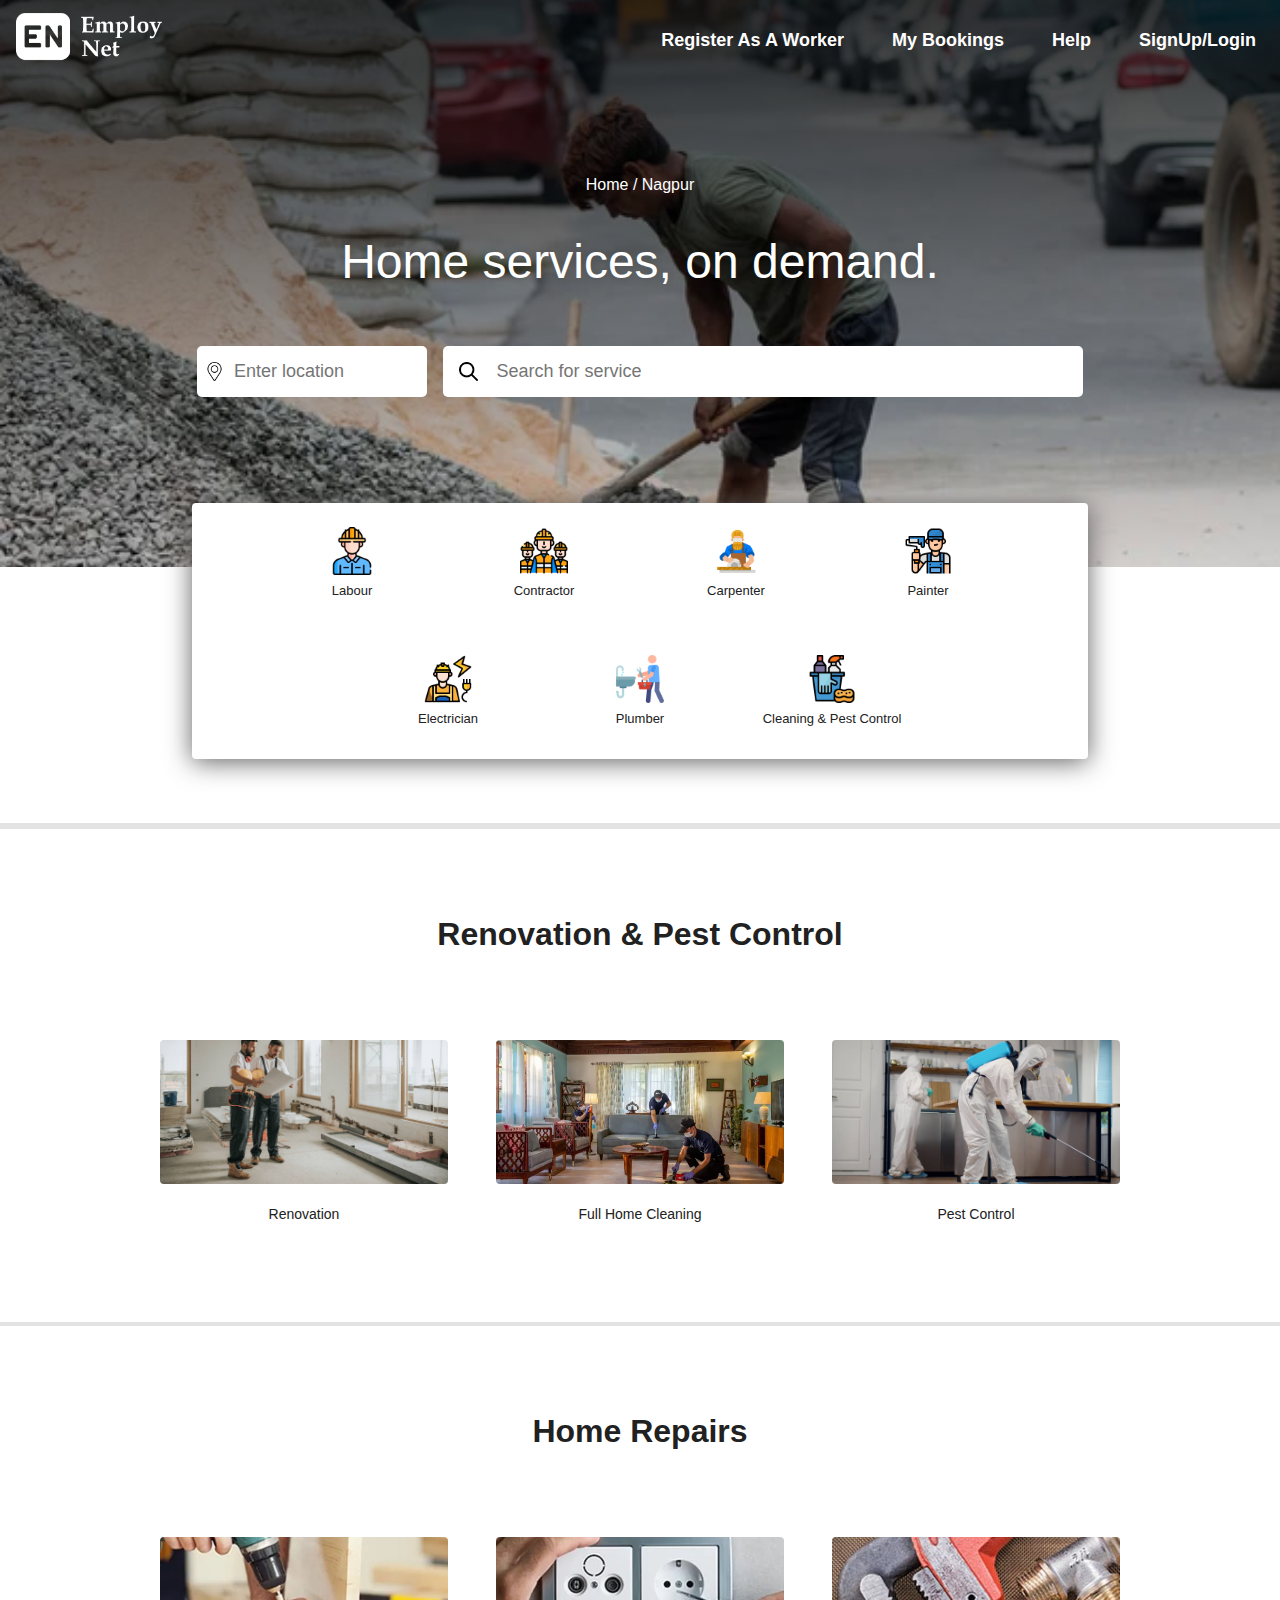
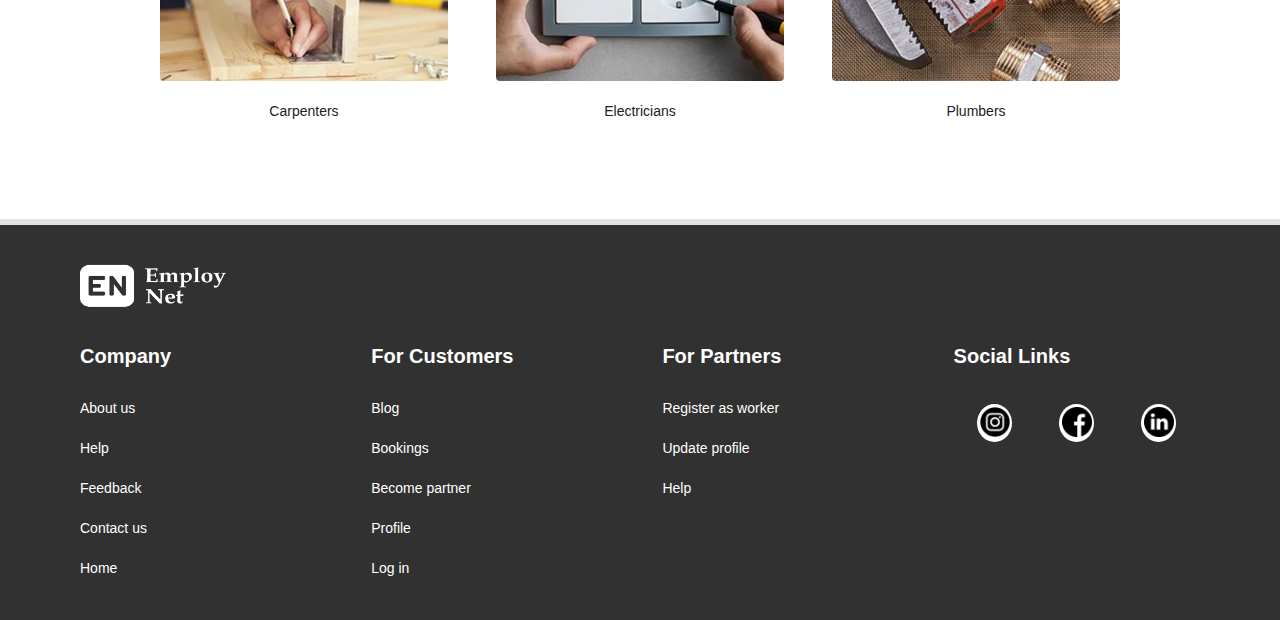
<file: index.html>
<!DOCTYPE html>
<html lang="en">
<head>
    <meta charset="UTF-8">
    <meta name="viewport" content="width=device-width, initial-scale=1.0">
    <title>EmployNet: Home Page</title>
    <link rel="icon" type="image/x-icon" href="gallery/Logo.png">
    <link rel="stylesheet" href="index.css">
    <script async src="https://pagead2.googlesyndication.com/pagead/js/adsbygoogle.js?client=ca-pub-9807803082363038"
     crossorigin="anonymous"></script>
</head>
<body>
    <script>
        if(navigator.geolocation)
{
    navigator.geolocation.getCurrentPosition(function(position)
    {
        console.log(`Latitude is: ${position.coords.latitude} and longitude is: ${position.coords.longitude}`);
    },function()
    {
        alert("Could not get the location for some reason!");
    })
}
    </script>
    <div class="first1"></div>
    <div class="first2">
        <div class="first3">
            <div><a href="aboutUs.html"><div class="first4"></div></a></div>
            <div class="first5">
                <div><a href="worker.html" class="first40"><div class="first6">Register As A Worker</div></a></div>
                <div><a href="customer2.html" class="first40"><div class="first6">My Bookings</div></a></div>
                <div><a href="help.html" class="first40"><div class="first6">Help</div></a></div>
                <div><a href="sign.html" class="first40"><div class="first6">SignUp/Login</div></a></div>
            </div>
        </div>
        <div class="first7">Home / Nagpur</div>
        <div class="first8">Home services, on demand.</div>
        <div class="first9">
            <div class="first10">
                <div class="first12"><img src="gallery/pin.png" alt="" class="first13"></div>
                <div class="first14"><input type="text" placeholder="Enter location" class="first15"></div>
                <!-- <div class="first12"><img src="gallery/down-arrow.png" alt="" class="first13"></div> -->
            </div>
            <div class="first11">
                <div class="first16"><img src="gallery/search.png" alt="" class="first13"></div>
                <div><input type="text" placeholder="Search for service" class="first15"></div>
            </div>
        </div>
    </div>
    <div class="first17"><div class="first18">
        <div><a href="customer.html" class="first40"><div class="first19">
            <div class="first20"><img src="gallery/labour-day.png" alt="" class="first22"></div>
            <div class="first21">Labour</div></div></a>
        </div>
        <div><a href="customer.html" class="first40"><div class="first19">
            <div class="first20"><img src="gallery/workers.png" alt="" class="first22"></div>
            <div class="first21">Contractor</div></div></a>
        </div>
        <div><a href="customer.html" class="first40"><div class="first19">
            <div class="first20"><img src="gallery/carpenter.png" alt="" class="first22"></div>
            <div class="first21">Carpenter</div></div></a>
        </div>
        <div><a href="customer.html" class="first40"><div class="first19">
            <div class="first20"><img src="gallery/painter.png" alt="" class="first22"></div>
            <div class="first21">Painter</div></div></a>
        </div>
        <div><a href="customer.html" class="first40"><div class="first19">
            <div class="first20"><img src="gallery/electrician.png" alt="" class="first22"></div>
            <div class="first21">Electrician</div></div></a>
        </div>
        <div><a href="customer.html" class="first40"><div class="first19">
            <div class="first20"><img src="gallery/plumber.png" alt="" class="first22"></div>
            <div class="first21">Plumber</div></div></a>
        </div>
        <div><a href="customer.html" class="first40"><div class="first19">
            <div class="first20"><img src="gallery/cleaning.png" alt="" class="first22"></div>
            <div class="first21">Cleaning & Pest Control</div></div></a>
        </div>
    </div></div>
    <div class="first23">
        <div class="first24">
            <div class="first25">
                <h1 class="first26">Renovation & Pest Control</h1>
            </div>
            <div class="first27">
                <div class="first28"><a href="" class="first40">
                    <img src="gallery/Renovation.jpg" alt="" class="first29">
                    <span class="first30">Renovation</span></a>
                </div>
                <div class="first28"><a href="" class="first40">
                    <img src="gallery/homeCleaning.webp" alt="" class="first29">
                    <span class="first30">Full Home Cleaning</span></a>
                </div>
                <div class="first28"><a href="" class="first40">
                    <img src="gallery/PestControl.jpeg" alt="" class="first29">
                    <span class="first30">Pest Control</span></a>
                </div>
            </div>
        </div>
        <div class="first24">
            <div class="first25">
                <h1 class="first26">Home Repairs</h1>
            </div>
            <div class="first27">
                <div class="first28"><a href="" class="first40">
                    <img src="gallery/Carpenter2.webp" alt="" class="first29">
                    <span class="first30">Carpenters</span></a>
                </div>
                <div class="first28"><a href="" class="first40">
                    <img src="gallery/electricians.webp" alt="" class="first29">
                    <span class="first30">Electricians</span></a>
                </div>
                <div class="first28"><a href="" class="first40">
                    <img src="gallery/plumbers.jpg" alt="" class="first29">
                    <span class="first30">Plumbers</span></a>
                </div>
            </div>
        </div>
    </div>
   <footer class="first31">
        <div>
          <a href="aboutUs.html"
            ><img src="gallery/Employnet.png" alt="" class="first32"
          /></a>
        </div>
        <div class="first33">
          <div class="first34">
            <p class="first35">Company</p>
            <a href="aboutUs.html" class="first40"
              ><p class="first39">About us</p></a
            >
            <a href="help.html" class="first40"><p class="first39">Help</p></a>
            <a href="feedback.html" class="first40"
              ><p class="first39">Feedback</p></a
            >
            <a href="mailto:sachinchaturvedi8713@gmail.com" class="first40"
              ><p class="first39">Contact us</p></a
            >
            <a href="index.html" class="first40"
              ><p class="first39">Home</p></a
            >
          </div>
          <div class="first34">
            <p class="first35">For Customers</p>
            <a href="" class="first40"><p class="first39">Blog</p></a>
            <a href="customer2.html" class="first40"
              ><p class="first39">Bookings</p></a
            >
            <a href="worker.html" class="first40"><p class="first39">Become partner</p></a>
            <a href="profile.html" class="first40"><p class="first39">Profile</p></a>
            <a href="sign.html" class="first40"><p class="first39">Log in</p></a>
          </div>
          <div class="first34">
            <p class="first35">For Partners</p>
            <a href="worker.html" class="first40"
              ><p class="first39">Register as worker</p></a
            >
            <a href="profile.html" class="first40"><p class="first39">Update profile</p></a>
            <a href="help.html" class="first40"><p class="first39">Help</p></a>
          </div>
          <div class="first34">
            <p class="first35">Social Links</p>
            <div class="first36">
              <div class="first37">
                <a href="https://www.instagram.com/"
                  ><img src="gallery/instagram.png" alt="" class="first38"
                /></a>
              </div>
              <div class="first37">
                <a href="https://www.facebook.com/"
                  ><img src="gallery/facebook.png" alt="" class="first38"
                /></a>
              </div>
              <div class="first37">
                <a href="https://in.linkedin.com/"
                  ><img src="gallery/linkedin.png" alt="" class="first38"
                /></a>
              </div>
            </div>
          </div>
        </div>
      </footer>
</body>
</html>
</file>
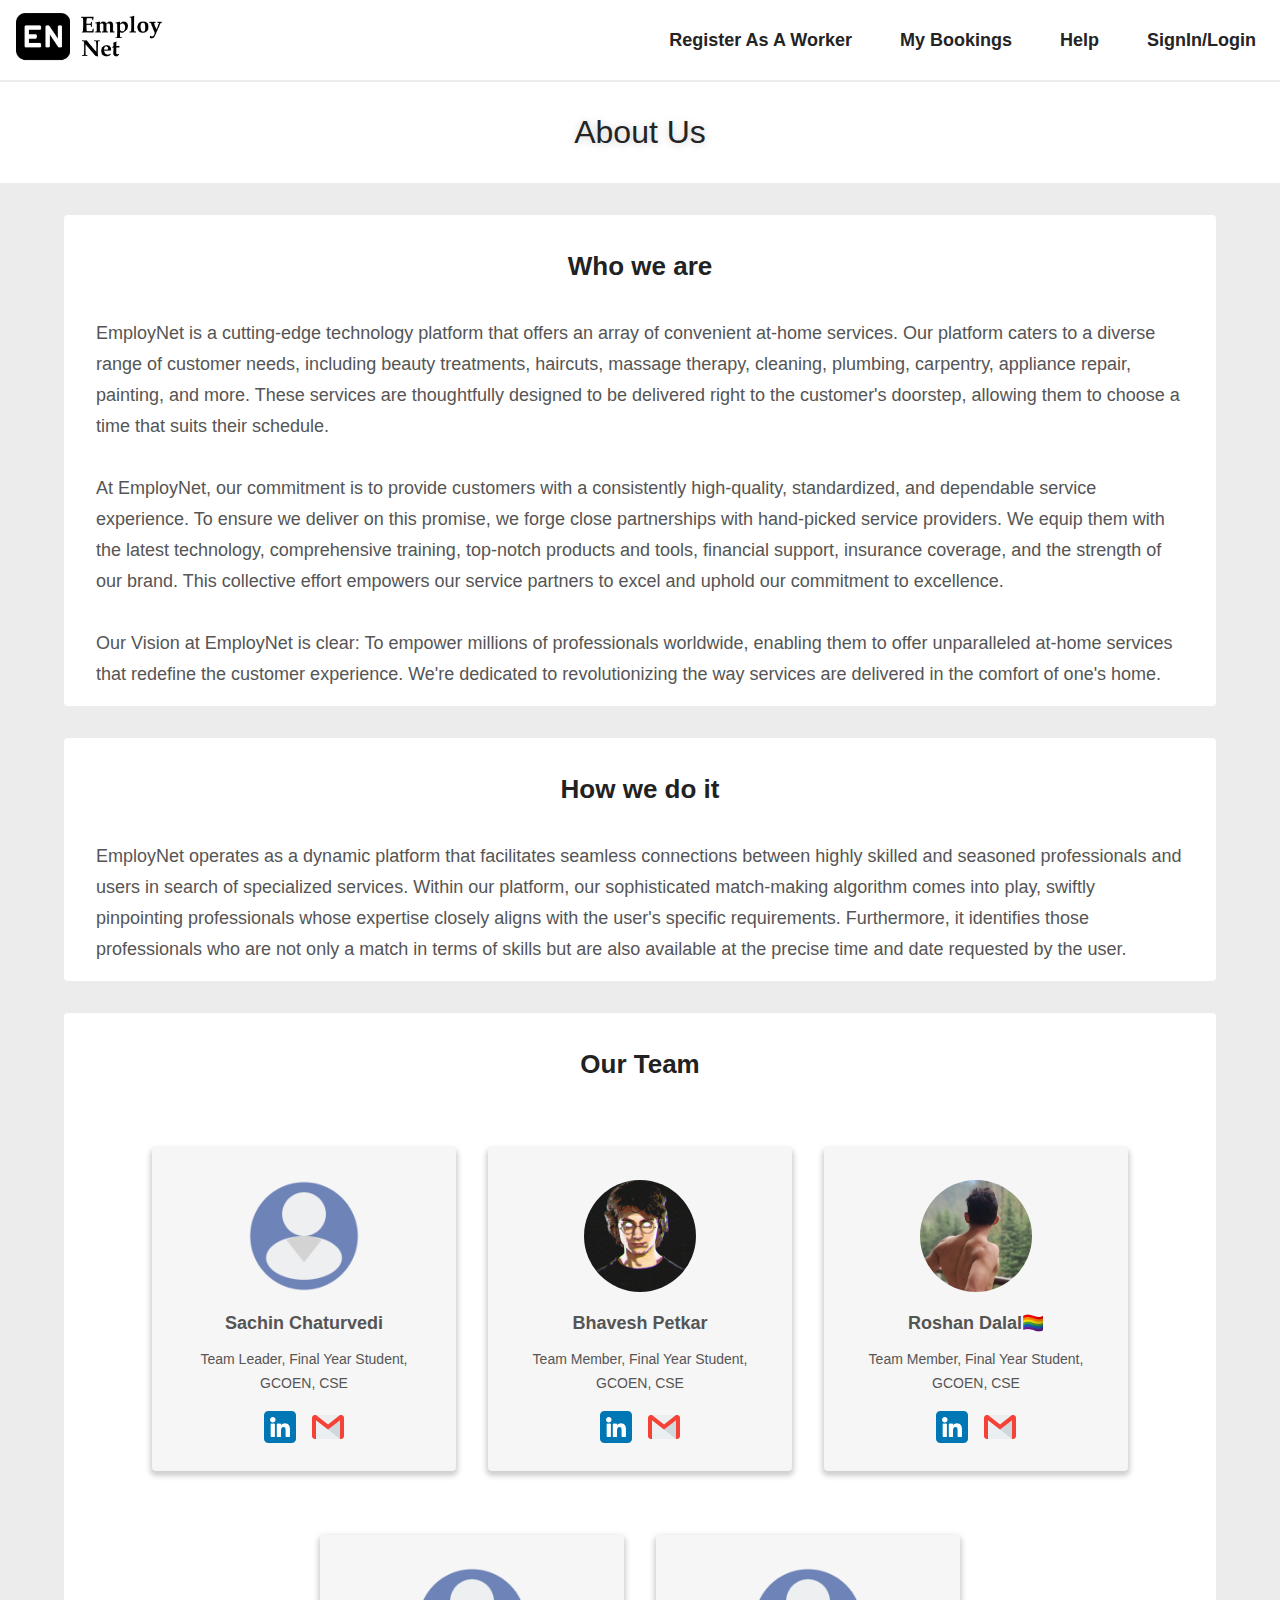
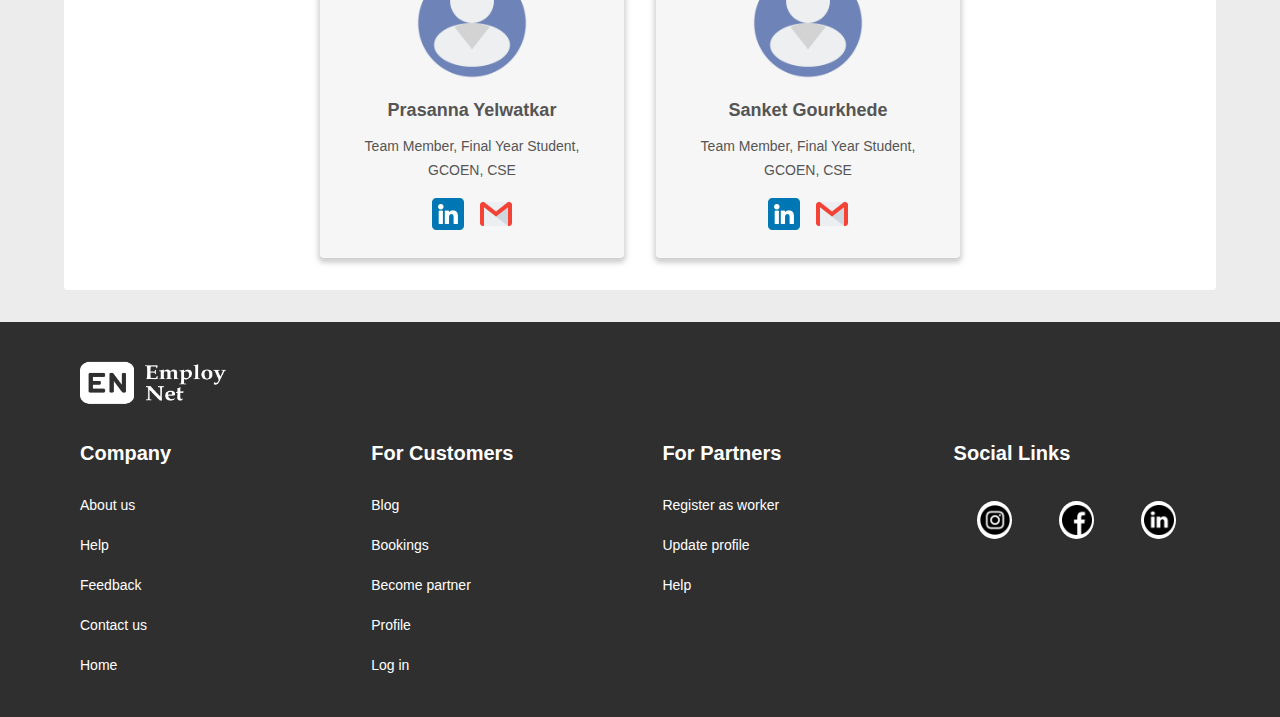
<file: aboutUs.html>
<!DOCTYPE html>
<html lang="en">
<head>
    <meta charset="UTF-8">
    <meta name="viewport" content="width=device-width, initial-scale=1.0">
    <title>EmployNet: About Us</title>
    <link rel="icon" type="image/x-icon" href="gallery/Logo.png">
    <link rel="stylesheet" href="index.css">
    <link rel="stylesheet" href="aboutUs.css">
    <script async src="https://pagead2.googlesyndication.com/pagead/js/adsbygoogle.js?client=ca-pub-9807803082363038"
     crossorigin="anonymous"></script>
</head>
<body class="third1">
    <div class="third2">
        <div><a href="aboutUs.html"><div class="third3"></div></a></div>
        <div class="third4">
            <div><a href="worker.html" class="first40"><div class="third5">Register As A Worker</div></a></div>
            <div><a href="customer2.html" class="first40"><div class="third5">My Bookings</div></a></div>
            <div><a href="help.html" class="first40"><div class="third5">Help</div></a></div>
            <div><a href="sign.html" class="first40"><div class="third5">SignIn/Login</div></a></div>
        </div>
    </div>
    <div class="third6">About Us</div>
    <div class="third10">
        <div class="third7">
            <div class="third8">Who we are</div>
            <div class="third9">EmployNet is a cutting-edge technology platform that offers an array of convenient at-home services. Our platform caters to a diverse range of customer needs, including beauty treatments, haircuts, massage therapy, cleaning, plumbing, carpentry, appliance repair, painting, and more. These services are thoughtfully designed to be delivered right to the customer's doorstep, allowing them to choose a time that suits their schedule. <br><br>

At EmployNet, our commitment is to provide customers with a consistently high-quality, standardized, and dependable service experience. To ensure we deliver on this promise, we forge close partnerships with hand-picked service providers. We equip them with the latest technology, comprehensive training, top-notch products and tools, financial support, insurance coverage, and the strength of our brand. This collective effort empowers our service partners to excel and uphold our commitment to excellence. <br><br>

Our Vision at EmployNet is clear: To empower millions of professionals worldwide, enabling them to offer unparalleled at-home services that redefine the customer experience. We're dedicated to revolutionizing the way services are delivered in the comfort of one's home.</div>
        </div>
        <div class="third7">
            <div class="third8">How we do it</div>
            <div class="third9">EmployNet operates as a dynamic platform that facilitates seamless connections between highly skilled and seasoned professionals and users in search of specialized services. Within our platform, our sophisticated match-making algorithm comes into play, swiftly pinpointing professionals whose expertise closely aligns with the user's specific requirements. Furthermore, it identifies those professionals who are not only a match in terms of skills but are also available at the precise time and date requested by the user.</div>
        </div>
        <div class="third7">
            <div class="third8">Our Team</div>
            <div class="third11">
                <div class="third12">
                    <div class="third13"><img src="gallery/user.png" alt="" class="third16"></div>
                    <div class="third14">Sachin Chaturvedi</div>
                    <div class="third15">Team Leader, Final Year Student, GCOEN, CSE</div>
                    <div class="third17">
                        <div><a href="https://www.linkedin.com/in/sachin-chaturvedi-089859207/"><img src="gallery/linkedin2.png" alt="" class="third18"></a></div>
                        <div><a href="mailto:sachinchaturvedi8713@gmail.com"><img src="gallery/gmail.png" alt="" class="third18"></a></div>
                    </div>
                </div>
                <div class="third12">
                    <div class="third13"><img src="gallery/bhavesh.png" alt="" class="third16"></div>
                    <div class="third14">Bhavesh Petkar</div>
                    <div class="third15">Team Member, Final Year Student, GCOEN, CSE</div>
                    <div class="third17">
                        <div><a href="https://www.linkedin.com/in/bhavesh-petkar-7b38b31ba/"><img src="gallery/linkedin2.png" alt="" class="third18"></a></div>
                        <div><a href="mailto:bhaveshpetkar0@gmail.com"><img src="gallery/gmail.png" alt="" class="third18"></a></div>
                    </div>
                </div><div class="third12">
                    <div class="third13"><img src="gallery/roshan.png" alt="" class="third16"></div>
                    <div class="third14">Roshan Dalal🏳‍🌈</div>
                    <div class="third15">Team Member, Final Year Student, GCOEN, CSE</div>
                    <div class="third17">
                        <div><a href="https://www.linkedin.com/in/roshan-dalal-9b903b216/"><img src="gallery/linkedin2.png" alt="" class="third18"></a></div>
                        <div><a href="mailto:sachinchaturvedi8713@gmail.com"><img src="gallery/gmail.png" alt="" class="third18"></a></div>
                    </div>
                </div><div class="third12">
                    <div class="third13"><img src="gallery/user.png" alt="" class="third16"></div>
                    <div class="third14">Prasanna Yelwatkar</div>
                    <div class="third15">Team Member, Final Year Student, GCOEN, CSE</div>
                    <div class="third17">
                        <div><a href="https://www.linkedin.com/in/prasanna-yelwatkar-273b43204/"><img src="gallery/linkedin2.png" alt="" class="third18"></a></div>
                        <div><a href="mailto:yelwatkarprasanna@gmail.com"><img src="gallery/gmail.png" alt="" class="third18"></a></div>
                    </div>
                </div><div class="third12">
                    <div class="third13"><img src="gallery/user.png" alt="" class="third16"></div>
                    <div class="third14">Sanket Gourkhede</div>
                    <div class="third15">Team Member, Final Year Student, GCOEN, CSE</div>
                    <div class="third17">
                        <div><a href="https://www.linkedin.com/in/sanket-gourkhede/"><img src="gallery/linkedin2.png" alt="" class="third18"></a></div>
                        <div><a href="mailto:sanket88gg@gmail.com"><img src="gallery/gmail.png" alt="" class="third18"></a></div>
                    </div>
                </div>
            </div>
        </div>
    </div> 
    <footer class="first31">
        <div>
          <a href="aboutUs.html"
            ><img src="gallery/Employnet.png" alt="" class="first32"
          /></a>
        </div>
        <div class="first33">
          <div class="first34">
            <p class="first35">Company</p>
            <a href="aboutUs.html" class="first40"
              ><p class="first39">About us</p></a
            >
            <a href="help.html" class="first40"><p class="first39">Help</p></a>
            <a href="feedback.html" class="first40"
              ><p class="first39">Feedback</p></a
            >
            <a href="mailto:sachinchaturvedi8713@gmail.com" class="first40"
              ><p class="first39">Contact us</p></a
            >
            <a href="index.html" class="first40"
              ><p class="first39">Home</p></a
            >
          </div>
          <div class="first34">
            <p class="first35">For Customers</p>
            <a href="" class="first40"><p class="first39">Blog</p></a>
            <a href="customer2.html" class="first40"
              ><p class="first39">Bookings</p></a
            >
            <a href="worker.html" class="first40"><p class="first39">Become partner</p></a>
            <a href="profile.html" class="first40"><p class="first39">Profile</p></a>
            <a href="sign.html" class="first40"><p class="first39">Log in</p></a>
          </div>
          <div class="first34">
            <p class="first35">For Partners</p>
            <a href="worker.html" class="first40"
              ><p class="first39">Register as worker</p></a
            >
            <a href="profile.html" class="first40"><p class="first39">Update profile</p></a>
            <a href="help.html" class="first40"><p class="first39">Help</p></a>
          </div>
          <div class="first34">
            <p class="first35">Social Links</p>
            <div class="first36">
              <div class="first37">
                <a href="https://www.instagram.com/"
                  ><img src="gallery/instagram.png" alt="" class="first38"
                /></a>
              </div>
              <div class="first37">
                <a href="https://www.facebook.com/"
                  ><img src="gallery/facebook.png" alt="" class="first38"
                /></a>
              </div>
              <div class="first37">
                <a href="https://in.linkedin.com/"
                  ><img src="gallery/linkedin.png" alt="" class="first38"
                /></a>
              </div>
            </div>
          </div>
        </div>
      </footer>
</body>
</html>
</file>
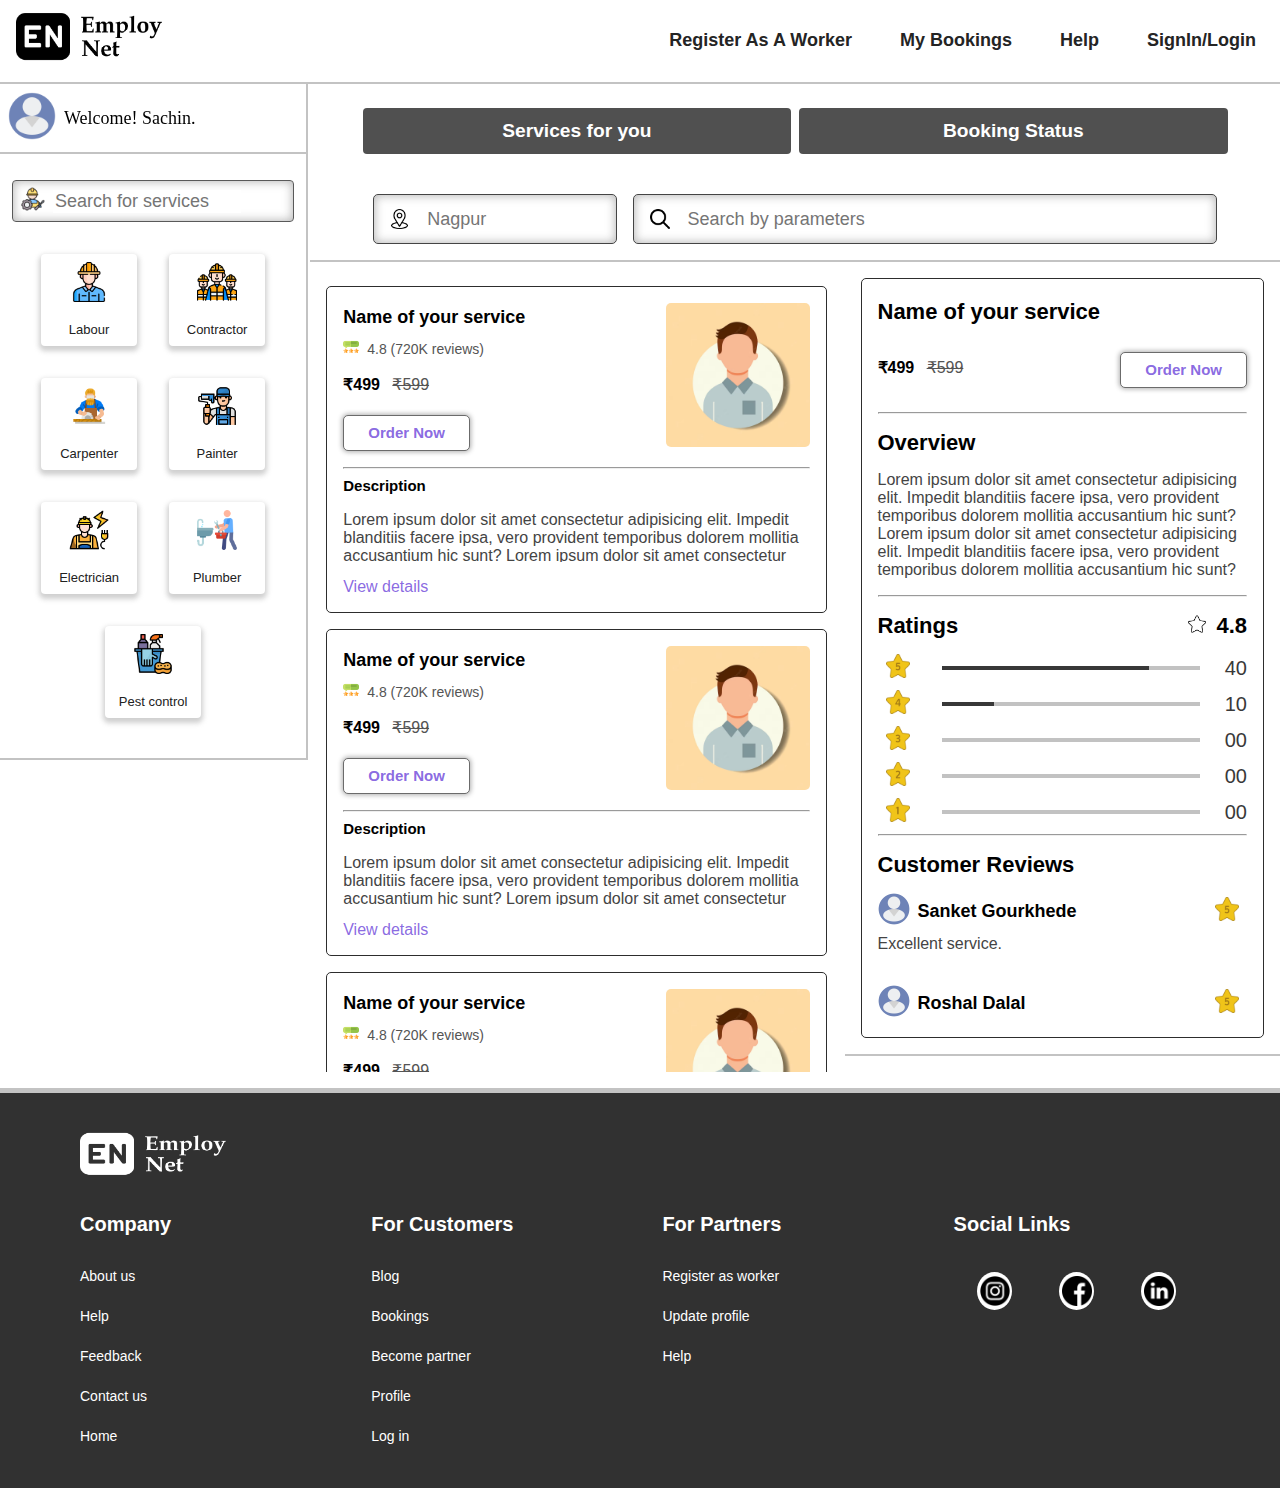
<file: customer.html>
<!DOCTYPE html>
<html lang="en">
  <head>
    <meta charset="UTF-8" />
    <meta name="viewport" content="width=device-width, initial-scale=1.0" />
    <title>EmployNet: Services</title>
    <link rel="icon" type="image/x-icon" href="gallery/Logo.png">
    <link rel="stylesheet" href="index.css" />
    <link rel="stylesheet" href="aboutUs.css" />
    <link rel="stylesheet" href="customer.css" />
    <script src="customer.js" defer></script>
    <script async src="https://pagead2.googlesyndication.com/pagead/js/adsbygoogle.js?client=ca-pub-9807803082363038"
     crossorigin="anonymous"></script>
  </head>

  <body>
    <div class="third2">
      <div>
        <a href="aboutUs.html">
          <div class="third3"></div>
        </a>
      </div>
      <div class="third4">
        <div>
          <a href="worker.html" class="first40">
            <div class="third5">Register As A Worker</div>
          </a>
        </div>
        <div>
          <a href="customer2.html" class="first40">
            <div class="third5">My Bookings</div>
          </a>
        </div>
        <div>
          <a href="help.html" class="first40">
            <div class="third5">Help</div>
          </a>
        </div>
        <div>
          <a href="sign.html" class="first40">
            <div class="third5">SignIn/Login</div>
          </a>
        </div>
      </div>
    </div>
    <div class="five1">
      <div class="five2">
        <div class="five116">
            <div class="five117"><img src="gallery/menu.png" alt="" class="five115"> </div>
            <div class="five3" onclick="document.querySelector('.five62').style.opacity='1'">
              <div><img src="gallery/user.png" alt="" class="five4" /></div>
              <div class="five5">Welcome! Sachin.</div>
            </div>
        </div>
        <div class="five8">
          <div class="five6">
            <div><img src="gallery/labor.png" alt="" class="five7" /></div>
            <div>
              <input
                type="text"
                placeholder="Search for services"
                class="five9"
              />
            </div>
          </div>
          <div class="five10">
            <div>
              <a href="customer.html" class="first40">
                <div class="five11">
                  <div>
                    <img src="gallery/labour-day.png" alt="" class="five12" />
                  </div>
                  <div class="five13">Labour</div>
                </div>
              </a>
            </div>
            <div>
              <a href="customer.html" class="first40">
                <div class="five11">
                  <div>
                    <img src="gallery/workers.png" alt="" class="five12" />
                  </div>
                  <div class="five13">Contractor</div>
                </div>
              </a>
            </div>
            <div>
              <a href="customer.html" class="first40">
                <div class="five11">
                  <div>
                    <img src="gallery/carpenter.png" alt="" class="five12" />
                  </div>
                  <div class="five13">Carpenter</div>
                </div>
              </a>
            </div>
            <div>
              <a href="customer.html" class="first40">
                <div class="five11">
                  <div>
                    <img src="gallery/painter.png" alt="" class="five12" />
                  </div>
                  <div class="five13">Painter</div>
                </div>
              </a>
            </div>
            <div>
              <a href="customer.html" class="first40">
                <div class="five11">
                  <div>
                    <img src="gallery/electrician.png" alt="" class="five12" />
                  </div>
                  <div class="five13">Electrician</div>
                </div>
              </a>
            </div>
            <div>
              <a href="customer.html" class="first40">
                <div class="five11">
                  <div>
                    <img src="gallery/plumber.png" alt="" class="five12" />
                  </div>
                  <div class="five13">Plumber</div>
                </div>
              </a>
            </div>
            <div>
              <a href="customer.html" class="first40">
                <div class="five11">
                  <div>
                    <img src="gallery/cleaning.png" alt="" class="five12" />
                  </div>
                  <div class="five13">Pest control</div>
                </div>
              </a>
            </div>
          </div>
        </div>
      </div>
      <div class="five17">
        <div class="five14">
          <div class="five15">
            <div class="five18">
              <a href="customer.html" class="first40">
                <div class="five16">Services for you</div>
              </a>
            </div>
            <div class="five18">
              <a href="customer2.html" class="first40">
                <div class="five16">Booking Status</div>
              </a>
            </div>
          </div>
        </div>
        <div>
          <div class="five20">
            <div class="five21">
              <div class="first16">
                <img src="gallery/location.png" alt="" class="five22" />
              </div>
              <div>
                <input type="text" placeholder="Nagpur" class="five23" />
              </div>
            </div>
            <div class="five19">
              <div class="first16">
                <img src="gallery/search.png" alt="" class="first13" />
              </div>
              <div>
                <input
                  type="text"
                  placeholder="Search by parameters"
                  class="five23"
                />
              </div>
            </div>
          </div>
          <div class="five24">
            <div class="five25">
              <div class="five27">
                <div class="five38">
                  <img src="gallery/profession.avif" alt="" class="five39" />
                </div>
                <div class="five28">Name of your service</div>
                <div class="five31">
                  <div class="five60">
                    <img src="gallery/satisfaction.png" alt="" class="five29" />
                  </div>
                  <div class="five30">4.8 (720K reviews)</div>
                </div>
                <div class="five32">
                  ₹499 <span class="five33"><del>₹599</del></span>
                </div>
                <button class="five34">Order Now</button>
                <hr />
                <div class="five35">Description</div>
                <div class="five36">
                  Lorem ipsum dolor sit amet consectetur adipisicing elit.
                  Impedit blanditiis facere ipsa, vero provident temporibus
                  dolorem mollitia accusantium hic sunt? Lorem ipsum dolor sit
                  amet consectetur adipisicing elit. Impedit blanditiis facere
                  ipsa, vero provident temporibus dolorem mollitia accusantium
                  hic sunt?
                </div>
                <div>
                  <a href="customer.html#fifth1" class="first40"
                    ><div class="five37">View details</div></a
                  >
                </div>
              </div>
            </div>
            <div class="five26" id="fifth1">
              <div class="five40">
                <div class="five41">Name of your service</div>
                <div class="five44">
                  <div>
                    ₹499 <span class="five33"><del>₹599</del></span>
                  </div>
                  <div><button class="five34">Order Now</button></div>
                </div>
                <hr />
                <div class="five45">Overview</div>
                <div class="five42">
                  Lorem ipsum dolor sit amet consectetur adipisicing elit.
                  Impedit blanditiis facere ipsa, vero provident temporibus
                  dolorem mollitia accusantium hic sunt? Lorem ipsum dolor sit
                  amet consectetur adipisicing elit. Impedit blanditiis facere
                  ipsa, vero provident temporibus dolorem mollitia accusantium
                  hic sunt?
                </div>
                <hr />
                <div class="five45 five46">
                  <div>Ratings</div>
                  <div>
                    <img src="gallery/star.png" alt="" class="five47" /> 4.8
                  </div>
                </div>
                <div>
                  <div class="five48">
                    <div>
                      <img src="gallery/five.png" alt="" class="five49" />
                    </div>
                    <div class="five50">
                      <div class="five51" style="width: 80%"></div>
                    </div>
                    <div class="five52">40</div>
                  </div>
                  <div class="five48">
                    <div>
                      <img src="gallery/four.png" alt="" class="five49" />
                    </div>
                    <div class="five50">
                      <div class="five51" style="width: 20%"></div>
                    </div>
                    <div class="five52">10</div>
                  </div>
                  <div class="five48">
                    <div>
                      <img src="gallery/three.png" alt="" class="five49" />
                    </div>
                    <div class="five50"><div class="five51"></div></div>
                    <div class="five52">00</div>
                  </div>
                  <div class="five48">
                    <div>
                      <img src="gallery/two.png" alt="" class="five49" />
                    </div>
                    <div class="five50"><div class="five51"></div></div>
                    <div class="five52">00</div>
                  </div>
                  <div class="five48">
                    <div>
                      <img src="gallery/one.png" alt="" class="five49" />
                    </div>
                    <div class="five50"><div class="five51"></div></div>
                    <div class="five52">00</div>
                  </div>
                </div>
                <hr />
                <div class="five45">Customer Reviews</div>
                <div class="five53">
                  <div class="five54">
                    <div class="five55">
                      <div class="five56">
                        <div>
                          <img src="gallery/user.png" alt="" class="five57" />
                        </div>
                        <div class="five58">Sanket Gourkhede</div>
                      </div>
                      <div>
                        <img src="gallery/five.png" alt="" class="five49" />
                      </div>
                    </div>
                    <div class="five59">Excellent service.</div>
                  </div>
                  <div class="five54">
                    <div class="five55">
                      <div class="five56">
                        <div>
                          <img src="gallery/user.png" alt="" class="five57" />
                        </div>
                        <div class="five58">Roshal Dalal</div>
                      </div>
                      <div>
                        <img src="gallery/five.png" alt="" class="five49" />
                      </div>
                    </div>
                    <div class="five59">Good work done by developers.</div>
                  </div>
                </div>
              </div>
            </div>
          </div>
        </div>
      </div>
    </div>

    <div class="five62">
      <!-- modal==five62 -->
      <button class="close-window">&times;</button>
      <div class="five64">
        <div><img src="gallery/user.png" alt="" class="five63" /></div>
      </div>
      <div class="five64">
        <table>
          <tr>
            <td class="five65">Username</td>
            <td>:</td>
            <td class="five66">Sachin</td>
          </tr>
          <tr>
            <td class="five65">User Email Id</td>
            <td>:</td>
            <td>sachin@chaturvedi.com</td>
          </tr>
          <tr>
            <td class="five65">Contact Number</td>
            <td>:</td>
            <td>1234567890</td>
          </tr>
          <tr>
            <td class="five65">Current Address</td>
            <td>:</td>
            <td>Itwari, Nagpur</td>
          </tr>
        </table>
      </div>
      <div class="five64">
        <div class="five67">
          <a href="profile.html#seventh2" class="first40"
            ><div class="five68">Change Password</div></a
          >
        </div>
        <div class="five67">
          <a href="profile.html#seventh3" class="first40"
            ><div class="five68">Change Address</div></a
          >
        </div>
        <!-- <div class="five67" id="five2">Back</div> -->
      </div>
    </div>
    <div class="overlay hidden"></div>
    <footer class="first31">
        <div>
          <a href="aboutUs.html"
            ><img src="gallery/Employnet.png" alt="" class="first32"
          /></a>
        </div>
        <div class="first33">
          <div class="first34">
            <p class="first35">Company</p>
            <a href="aboutUs.html" class="first40"
              ><p class="first39">About us</p></a
            >
            <a href="help.html" class="first40"><p class="first39">Help</p></a>
            <a href="feedback.html" class="first40"
              ><p class="first39">Feedback</p></a
            >
            <a href="mailto:sachinchaturvedi8713@gmail.com" class="first40"
              ><p class="first39">Contact us</p></a
            >
            <a href="index.html" class="first40"
              ><p class="first39">Home</p></a
            >
          </div>
          <div class="first34">
            <p class="first35">For Customers</p>
            <a href="" class="first40"><p class="first39">Blog</p></a>
            <a href="customer2.html" class="first40"
              ><p class="first39">Bookings</p></a
            >
            <a href="worker.html" class="first40"><p class="first39">Become partner</p></a>
            <a href="profile.html" class="first40"><p class="first39">Profile</p></a>
            <a href="sign.html" class="first40"><p class="first39">Log in</p></a>
          </div>
          <div class="first34">
            <p class="first35">For Partners</p>
            <a href="worker.html" class="first40"
              ><p class="first39">Register as worker</p></a
            >
            <a href="profile.html" class="first40"><p class="first39">Update profile</p></a>
            <a href="help.html" class="first40"><p class="first39">Help</p></a>
          </div>
          <div class="first34">
            <p class="first35">Social Links</p>
            <div class="first36">
              <div class="first37">
                <a href="https://www.instagram.com/"
                  ><img src="gallery/instagram.png" alt="" class="first38"
                /></a>
              </div>
              <div class="first37">
                <a href="https://www.facebook.com/"
                  ><img src="gallery/facebook.png" alt="" class="first38"
                /></a>
              </div>
              <div class="first37">
                <a href="https://in.linkedin.com/"
                  ><img src="gallery/linkedin.png" alt="" class="first38"
                /></a>
              </div>
            </div>
          </div>
        </div>
      </footer>
  </body>
</html>
</file>
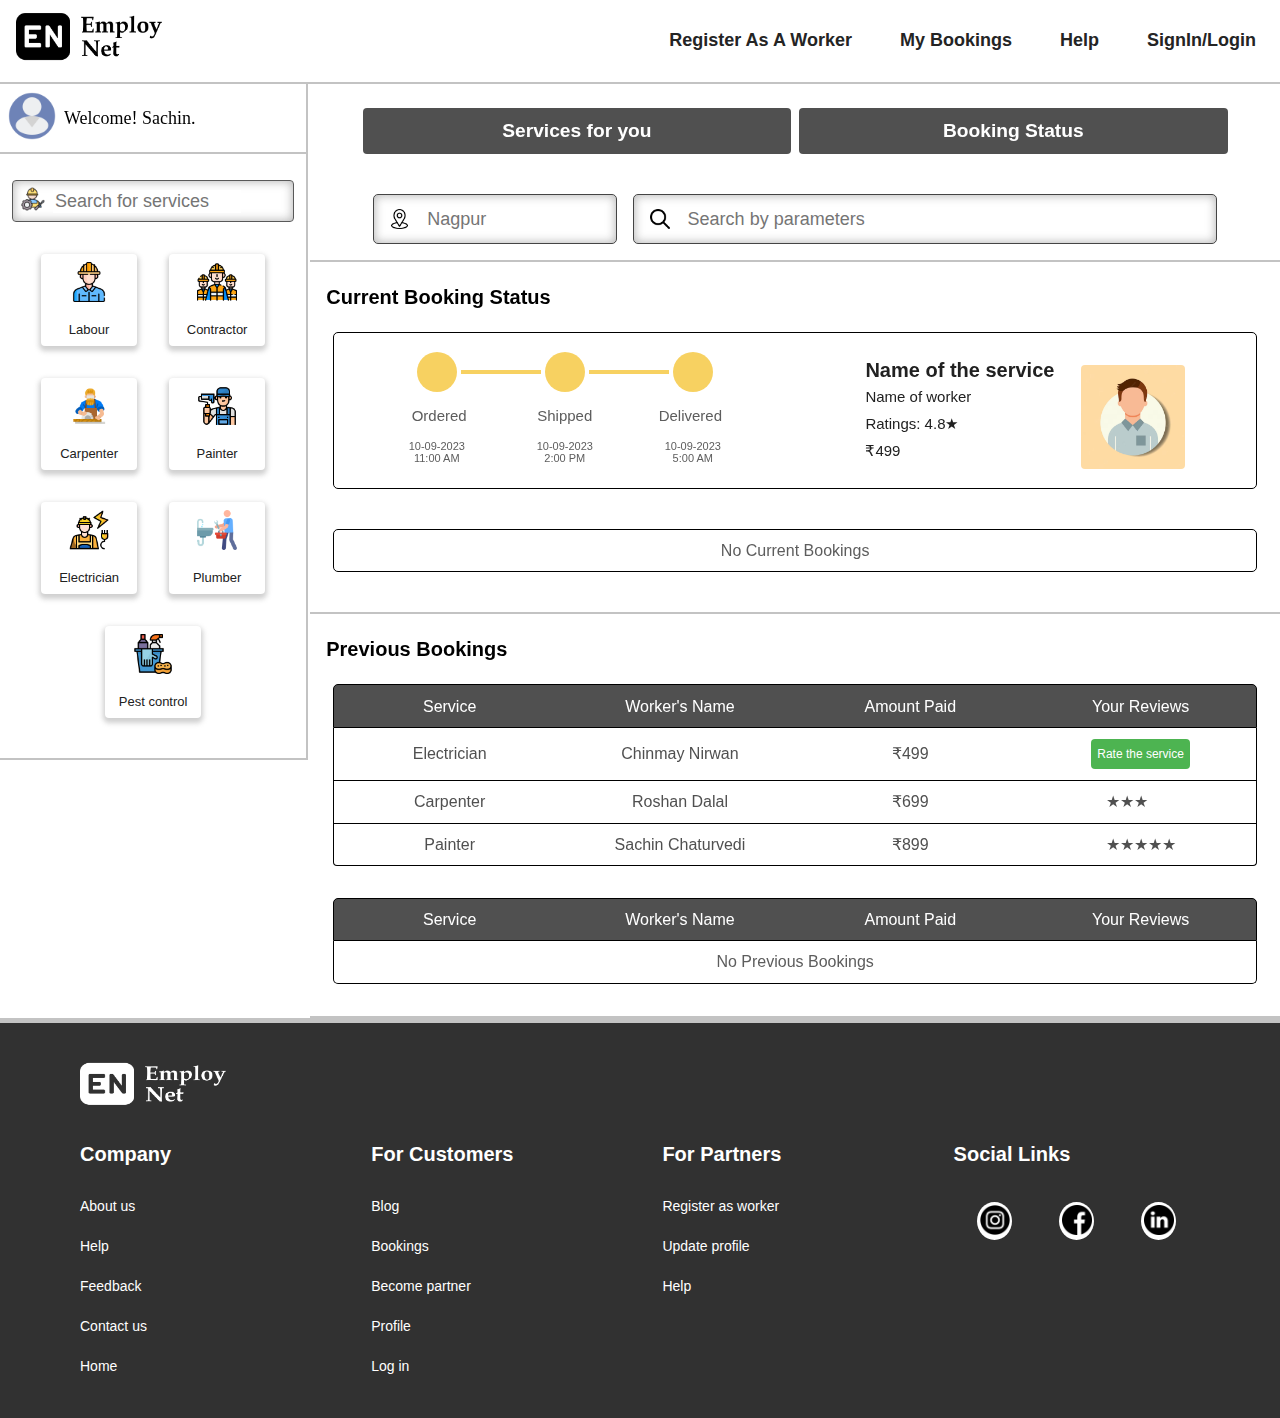
<file: customer2.html>
<!DOCTYPE html>
<html lang="en">
<head>
    <meta charset="UTF-8">
    <meta name="viewport" content="width=device-width, initial-scale=1.0">
    <title>EmployNet: My Bookings</title>
    <link rel="icon" type="image/x-icon" href="gallery/Logo.png">
    <link rel="stylesheet" href="index.css">
    <link rel="stylesheet" href="aboutUs.css">
    <link rel="stylesheet" href="customer.css">
    <script src="customer.js" defer></script>
    <script async src="https://pagead2.googlesyndication.com/pagead/js/adsbygoogle.js?client=ca-pub-9807803082363038"
     crossorigin="anonymous"></script>
</head>
<body>
    <div class="third2">
        <div>
          <a href="aboutUs.html">
            <div class="third3"></div>
          </a>
        </div>
        <div class="third4">
          <div>
            <a href="worker.html" class="first40">
              <div class="third5">Register As A Worker</div>
            </a>
          </div>
          <div>
            <a href="customer2.html" class="first40">
              <div class="third5">My Bookings</div>
            </a>
          </div>
          <div>
            <a href="help.html" class="first40">
              <div class="third5">Help</div>
            </a>
          </div>
          <div>
            <a href="sign.html" class="first40">
              <div class="third5">SignIn/Login</div>
            </a>
          </div>
        </div>
      </div>
      <div class="five1">
        <div class="five2">
          <div class="five116">
            <div class="five117"><img src="gallery/menu.png" alt="" class="five115"> </div>
            <div class="five3" onclick="document.querySelector('.five62').style.opacity='1'">
              <div><img src="gallery/user.png" alt="" class="five4" /></div>
              <div class="five5">Welcome! Sachin.</div>
            </div>
          </div>
          <div class="five8">
            <div class="five6">
              <div><img src="gallery/labor.png" alt="" class="five7" /></div>
              <div>
                <input
                  type="text"
                  placeholder="Search for services"
                  class="five9"
                />
              </div>
            </div>
            <div class="five10">
              <div>
                <a href="customer.html" class="first40">
                  <div class="five11">
                    <div>
                      <img src="gallery/labour-day.png" alt="" class="five12" />
                    </div>
                    <div class="five13">Labour</div>
                  </div>
                </a>
              </div>
              <div>
                <a href="customer.html" class="first40">
                  <div class="five11">
                    <div>
                      <img src="gallery/workers.png" alt="" class="five12" />
                    </div>
                    <div class="five13">Contractor</div>
                  </div>
                </a>
              </div>
              <div>
                <a href="customer.html" class="first40">
                  <div class="five11">
                    <div>
                      <img src="gallery/carpenter.png" alt="" class="five12" />
                    </div>
                    <div class="five13">Carpenter</div>
                  </div>
                </a>
              </div>
              <div>
                <a href="customer.html" class="first40">
                  <div class="five11">
                    <div>
                      <img src="gallery/painter.png" alt="" class="five12" />
                    </div>
                    <div class="five13">Painter</div>
                  </div>
                </a>
              </div>
              <div>
                <a href="customer.html" class="first40">
                  <div class="five11">
                    <div>
                      <img src="gallery/electrician.png" alt="" class="five12" />
                    </div>
                    <div class="five13">Electrician</div>
                  </div>
                </a>
              </div>
              <div>
                <a href="customer.html" class="first40">
                  <div class="five11">
                    <div>
                      <img src="gallery/plumber.png" alt="" class="five12" />
                    </div>
                    <div class="five13">Plumber</div>
                  </div>
                </a>
              </div>
              <div>
                <a href="customer.html" class="first40">
                  <div class="five11">
                    <div>
                      <img src="gallery/cleaning.png" alt="" class="five12" />
                    </div>
                    <div class="five13">Pest control</div>
                  </div>
                </a>
              </div>
            </div>
          </div>
        </div>
        <div class="five17">
          <div class="five14">
            <div class="five15">
              <div class="five18">
                <a href="customer.html" class="first40">
                  <div class="five16">Services for you</div>
                </a>
              </div>
              <div class="five18">
                <a href="customer2.html" class="first40">
                  <div class="five16">Booking Status</div>
                </a>
              </div>
            </div>
          </div>
          <div>
            <div class="five20">
              <div class="five21">
                <div class="first16">
                  <img src="gallery/location.png" alt="" class="five22" />
                </div>
                <div>
                  <input type="text" placeholder="Nagpur" class="five23" />
                </div>
              </div>
              <div class="five19">
                <div class="first16">
                  <img src="gallery/search.png" alt="" class="first13" />
                </div>
                <div>
                  <input
                    type="text"
                    placeholder="Search by parameters"
                    class="five23"
                  />
                </div>
              </div>
            </div>
            <div class="five91">
              <div class="five70">
                <div class="five69">Current Booking Status</div>
                <div class="five71">
                  <div class="five74">
                    <div class="five72">
                      <div class="five75">
                        <div class="five76"><div><img src="gallery/correct.png" alt="" class="five84 five86"></div></div>
                        <div class="five77"><div class="five85 five87"></div></div>
                        <div class="five76"><div><img src="gallery/correct.png" alt="" class="five84 five88"></div></div>
                        <div class="five77"><div class="five85 five89"></div></div>
                        <div class="five76"><div><img src="gallery/correct.png" alt="" class="five84 five90"></div></div>
                      </div>
                      <div class="five78">
                        <div class="five80">Ordered</div>
                        <div class="five80">Shipped</div>
                        <div class="five80">Delivered</div>
                      </div>
                      <div class="five78">
                        <div class="five79">10-09-2023 11:00 AM</div>
                        <div class="five79">10-09-2023 2:00 PM</div>
                        <div class="five79">10-09-2023 5:00 AM</div>
                      </div>
                    </div>
                    <div class="five73">
                      <div><img src="gallery/profession.avif" alt="" class="five81"></div>
                      <p class="five82">Name of the service</p>
                      <p class="five83">Name of worker</p>
                      <p class="five83">Ratings: 4.8★</p>
                      <p class="five83">₹499</p>
                    </div>
                  </div>
                  <div class="five92">No Current Bookings</div>
                </div>
              </div>
              <div class="five70">
                <div class="five69">Previous Bookings</div>
                <div class="five71">
                  <div class="five94">
                    <div class="five95">Service</div>
                    <div class="five95 five97">Worker's Name</div>
                    <div class="five95">Amount Paid</div>
                    <div class="five95">Your Reviews</div>
                  </div>
                  <div class="five96">
                    <div class="five95">Electrician</div>
                    <div class="five95 five97">Chinmay Nirwan</div>
                    <div class="five95">₹499</div>
                    <div class="five95"> <button class="five98">Rate the service</button></div>
                  </div>
                  <div class="five96">
                    <div class="five95">Carpenter</div>
                    <div class="five95 five97">Roshan Dalal</div>
                    <div class="five95">₹699</div>
                    <div class="five95">★★★<span style="visibility: hidden;">★★</span></div>
                  </div>
                  <div class="five96">
                    <div class="five95">Painter</div>
                    <div class="five95 five97">Sachin Chaturvedi</div>
                    <div class="five95">₹899</div>
                    <div class="five95">★★★★★</div>
                  </div>
                  <div class="five94">
                    <div class="five95">Service</div>
                    <div class="five95 five97">Worker's Name</div>
                    <div class="five95">Amount Paid</div>
                    <div class="five95">Your Reviews</div>
                  </div>
                  <div class="five93">No Previous Bookings</div>
                  <div class="five99"></div>
                  <div class="five100">
                    <div class="five101"><img src="gallery/arrow-left.png" alt="" class="five102"></div>
                    <div class="five103">
                      <div>
                        <div class="five28">Name of your service</div>
                        <div class="five105">4.8 (720K reviews)</div>
                        <div class="five105">₹499</div>
                      </div>
                      <div class="">
                        <img src="gallery/profession.avif" alt="" class="five104" />
                      </div>
                    </div>
                    <div class="five64">
                      <table>
                        <tr>
                          <td class="five65">Worker's Name</td>
                          <td>:</td>
                          <td class="five66">Sachin Chaturvedi</td>
                        </tr>
                        <tr>
                          <td class="five65">Order Date & Time</td>
                          <td>:</td>
                          <td>10-09-2023 11:00 AM</td>
                        </tr>
                        <tr>
                          <td class="five65">Shipping Date & Time</td>
                          <td>:</td>
                          <td>10-09-2023 2:00 AM</td>
                        </tr>
                        <tr>
                          <td class="five65">Shipping Address</td>
                          <td>:</td>
                          <td>Itwari, Nagpur</td>
                        </tr>
                        <tr>
                          <td class="five65">Your Rating</td>
                          <td>:</td>
                          <td>★★★★★</td>
                        </tr>
                        <tr>
                          <td class="five65">Your Review</td>
                          <td>:</td>
                          <td>Excellent service.</td>
                        </tr>
                      </table>
                    </div>
                    <div class="five106">Modify Review</div>
                  </div>
                  <div class="five107">
                    <div class="five110"><img src="gallery/arrow-left.png" alt="" class="five102"></div>
                    <form action="">
                        <br>
                        <label for="f9" class="five108">Review</label><br>
                        <textarea name="f9" id="f9" class="five109"></textarea><br><br>
                        <label for="f10" class="five108">Rate us</label><br>
                        <div class="five111">
                            <div class="five113"><img src="gallery/star.png" alt="" class="five112"></div>
                            <div class="five113"><img src="gallery/star.png" alt="" class="five112"></div>
                            <div class="five113"><img src="gallery/star.png" alt="" class="five112"></div>
                            <div class="five113"><img src="gallery/star.png" alt="" class="five112"></div>
                            <div class="five113"><img src="gallery/star.png" alt="" class="five112"></div>
                        </div>
                        <div><input type="submit" class="five114"></div>
                    </form>
                  </div>
                </div>
              </div>
            </div>
          </div>
        </div>
      </div>
  
      <div class="five62">
        <!-- modal==five62 -->
        <button class="close-window">&times;</button>
        <div class="five64">
          <div><img src="gallery/user.png" alt="" class="five63" /></div>
        </div>
        <div class="five64">
          <table>
            <tr>
              <td class="five65">Username</td>
              <td>:</td>
              <td class="five66">Sachin</td>
            </tr>
            <tr>
              <td class="five65">User Email Id</td>
              <td>:</td>
              <td>sachin@chaturvedi.com</td>
            </tr>
            <tr>
              <td class="five65">Contact Number</td>
              <td>:</td>
              <td>1234567890</td>
            </tr>
            <tr>
              <td class="five65">Current Address</td>
              <td>:</td>
              <td>Itwari, Nagpur</td>
            </tr>
          </table>
        </div>
        <div class="five64">
          <div class="five67">
            <a href="profile.html#seventh2" class="first40"
              ><div class="five68">Change Password</div></a>
          </div>
          <div class="five67">
            <a href="profile.html#seventh3" class="first40"
              ><div class="five68">Change Address</div></a>
          </div>
        </div>
      </div>
      <div class="overlay hidden"></div>
     <footer class="first31">
        <div>
          <a href="aboutUs.html"
            ><img src="gallery/Employnet.png" alt="" class="first32"
          /></a>
        </div>
        <div class="first33">
          <div class="first34">
            <p class="first35">Company</p>
            <a href="aboutUs.html" class="first40"
              ><p class="first39">About us</p></a
            >
            <a href="help.html" class="first40"><p class="first39">Help</p></a>
            <a href="feedback.html" class="first40"
              ><p class="first39">Feedback</p></a
            >
            <a href="mailto:sachinchaturvedi8713@gmail.com" class="first40"
              ><p class="first39">Contact us</p></a
            >
            <a href="index.html" class="first40"
              ><p class="first39">Home</p></a
            >
          </div>
          <div class="first34">
            <p class="first35">For Customers</p>
            <a href="" class="first40"><p class="first39">Blog</p></a>
            <a href="customer2.html" class="first40"
              ><p class="first39">Bookings</p></a
            >
            <a href="worker.html" class="first40"><p class="first39">Become partner</p></a>
            <a href="profile.html" class="first40"><p class="first39">Profile</p></a>
            <a href="sign.html" class="first40"><p class="first39">Log in</p></a>
          </div>
          <div class="first34">
            <p class="first35">For Partners</p>
            <a href="worker.html" class="first40"
              ><p class="first39">Register as worker</p></a
            >
            <a href="profile.html" class="first40"><p class="first39">Update profile</p></a>
            <a href="help.html" class="first40"><p class="first39">Help</p></a>
          </div>
          <div class="first34">
            <p class="first35">Social Links</p>
            <div class="first36">
              <div class="first37">
                <a href="https://www.instagram.com/"
                  ><img src="gallery/instagram.png" alt="" class="first38"
                /></a>
              </div>
              <div class="first37">
                <a href="https://www.facebook.com/"
                  ><img src="gallery/facebook.png" alt="" class="first38"
                /></a>
              </div>
              <div class="first37">
                <a href="https://in.linkedin.com/"
                  ><img src="gallery/linkedin.png" alt="" class="first38"
                /></a>
              </div>
            </div>
          </div>
        </div>
      </footer>
</body>
</html>
</file>
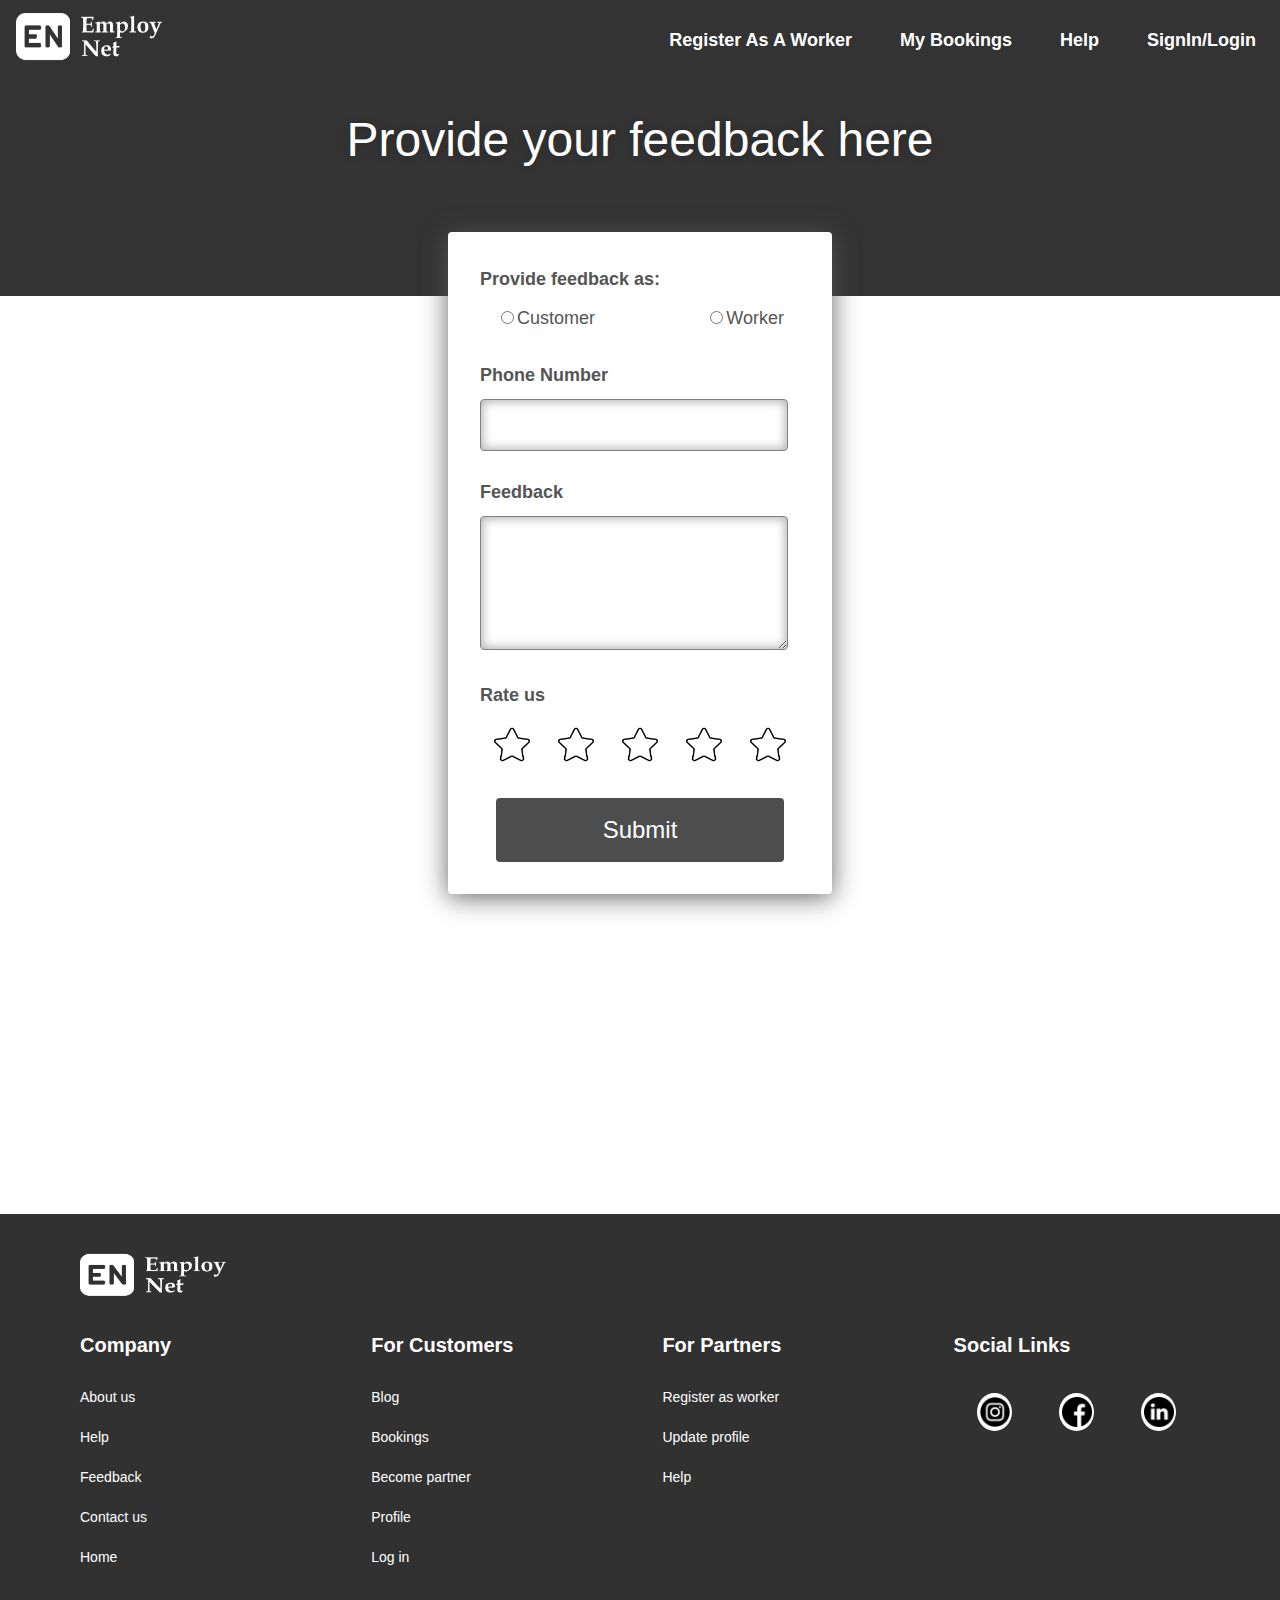
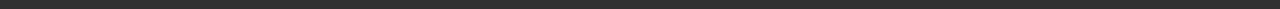
<file: feedback.html>
<!DOCTYPE html>
<html lang="en">
<head>
    <meta charset="UTF-8">
    <meta name="viewport" content="width=device-width, initial-scale=1.0">
    <title>EmployNet: Feedback</title>
    <link rel="icon" type="image/x-icon" href="gallery/Logo.png">
    <link rel="stylesheet" href="index.css">
    <link rel="stylesheet" href="help.css">
    <link rel="stylesheet" href="feedback.css">
    <script src="feedback.js" defer></script>
    <script async src="https://pagead2.googlesyndication.com/pagead/js/adsbygoogle.js?client=ca-pub-9807803082363038"
     crossorigin="anonymous"></script>
</head>
<body>
    <div class="second1">
        <div class="first3">
            <div><a href="aboutUs.html"><div class="first4"></div></a></div>
            <div class="first5">
                <div><a href="worker.html" class="first40"><div class="first6">Register As A Worker</div></a></div>
                <div><a href="customer2.html" class="first40"><div class="first6">My Bookings</div></a></div>
                <div><a href="help.html" class="first40"><div class="first6">Help</div></a></div>
                <div><a href="sign.html" class="first40"><div class="first6">SignIn/Login</div></a></div>
            </div>
        </div>
        <div class="second5">Provide your feedback here</div>
    </div>
    <div class="second6">
        <div class="four1">
            <form action="" class="four2">
                <label for="f1" class="four3">Provide feedback as:</label>
                <br>
                <div class="four4">
                    <div><input type="radio" id="f1" name="f1"><span>Customer</span></div>
                    <div><input type="radio" id="f4" name="f1"><span>Worker</span></div>
                </div>
                <br>
                <label for="f2" class="four3">Phone Number</label><br>
                <input type="text" id="f2" class="four5"><br><br>
                <label for="f3" class="four3">Feedback</label><br>
                <textarea name="f3" id="f3" class="four6"></textarea><br><br>
                <label for="f3" class="four3">Rate us</label><br>
                <div class="four7">
                    <div class="four8"><img src="gallery/star.png" alt="" class="four9"></div>
                    <div class="four8"><img src="gallery/star.png" alt="" class="four9"></div>
                    <div class="four8"><img src="gallery/star.png" alt="" class="four9"></div>
                    <div class="four8"><img src="gallery/star.png" alt="" class="four9"></div>
                    <div class="four8"><img src="gallery/star.png" alt="" class="four9"></div>
                </div>
                <div class="four10"><div><input type="submit" class="four11"></div></div>
            </form>
        </div>
    </div>
    <footer class="first31">
        <div>
          <a href="aboutUs.html"
            ><img src="gallery/Employnet.png" alt="" class="first32"
          /></a>
        </div>
        <div class="first33">
          <div class="first34">
            <p class="first35">Company</p>
            <a href="aboutUs.html" class="first40"
              ><p class="first39">About us</p></a
            >
            <a href="help.html" class="first40"><p class="first39">Help</p></a>
            <a href="feedback.html" class="first40"
              ><p class="first39">Feedback</p></a
            >
            <a href="mailto:sachinchaturvedi8713@gmail.com" class="first40"
              ><p class="first39">Contact us</p></a
            >
            <a href="index.html" class="first40"
              ><p class="first39">Home</p></a
            >
          </div>
          <div class="first34">
            <p class="first35">For Customers</p>
            <a href="" class="first40"><p class="first39">Blog</p></a>
            <a href="customer2.html" class="first40"
              ><p class="first39">Bookings</p></a
            >
            <a href="worker.html" class="first40"><p class="first39">Become partner</p></a>
            <a href="profile.html" class="first40"><p class="first39">Profile</p></a>
            <a href="sign.html" class="first40"><p class="first39">Log in</p></a>
          </div>
          <div class="first34">
            <p class="first35">For Partners</p>
            <a href="worker.html" class="first40"
              ><p class="first39">Register as worker</p></a
            >
            <a href="profile.html" class="first40"><p class="first39">Update profile</p></a>
            <a href="help.html" class="first40"><p class="first39">Help</p></a>
          </div>
          <div class="first34">
            <p class="first35">Social Links</p>
            <div class="first36">
              <div class="first37">
                <a href="https://www.instagram.com/"
                  ><img src="gallery/instagram.png" alt="" class="first38"
                /></a>
              </div>
              <div class="first37">
                <a href="https://www.facebook.com/"
                  ><img src="gallery/facebook.png" alt="" class="first38"
                /></a>
              </div>
              <div class="first37">
                <a href="https://in.linkedin.com/"
                  ><img src="gallery/linkedin.png" alt="" class="first38"
                /></a>
              </div>
            </div>
          </div>
        </div>
      </footer>
</body>
</html>
</file>
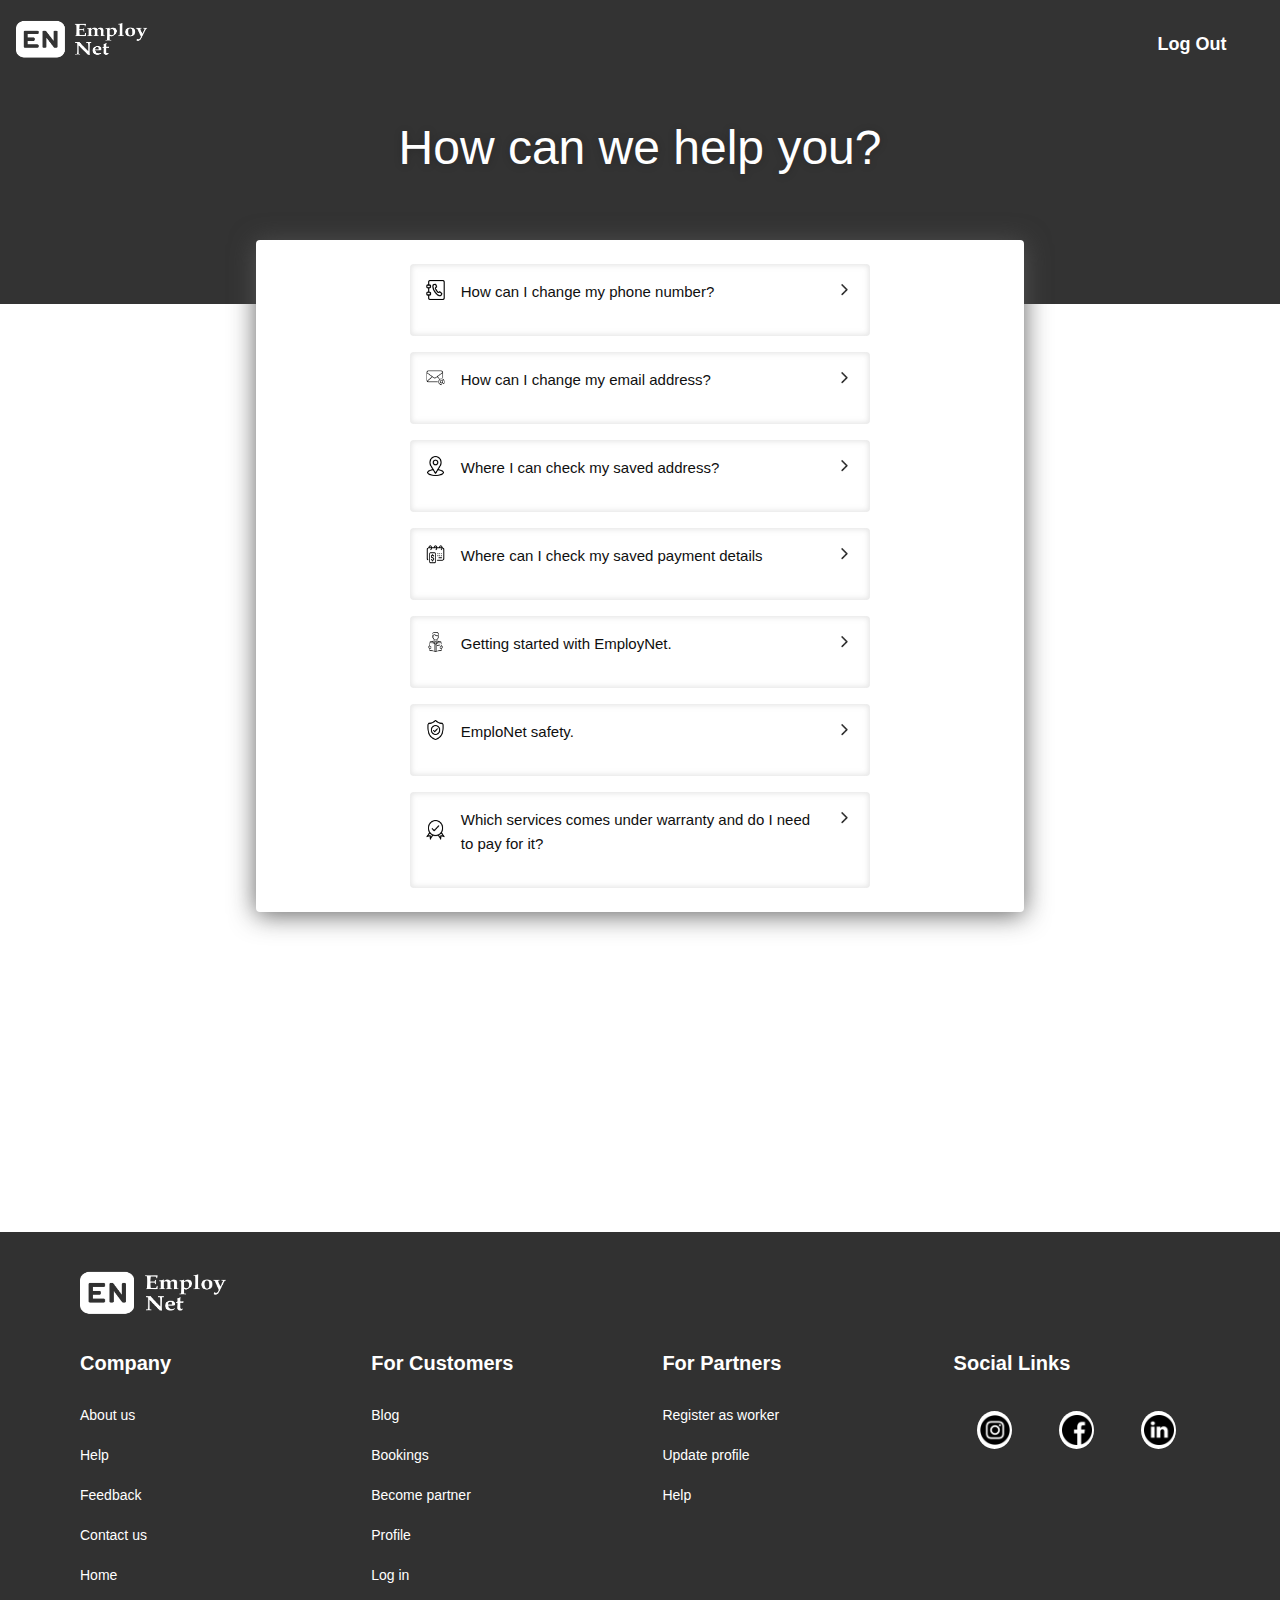
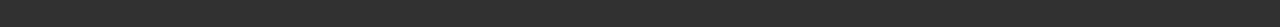
<file: help.html>
<!DOCTYPE html>
<html lang="en">

<head>
    <meta charset="UTF-8">
    <meta name="viewport" content="width=device-width, initial-scale=1.0">
    <title>EmploNet: Help</title>
    <link rel="icon" type="image/x-icon" href="gallery/Logo.png">
    <link rel="stylesheet" href="index.css">
    <link rel="stylesheet" href="help.css">
    <script  src="help.js" defer></script>
    <script async src="https://pagead2.googlesyndication.com/pagead/js/adsbygoogle.js?client=ca-pub-9807803082363038"
     crossorigin="anonymous"></script>
</head>

<body>
    <div class="second1">
        <div class="second2">
            <div class="second3">
                <a href="aboutUs.html"><img src="gallery/Employnet.png" alt="" class="second4"></a>
            </div>
            <div><a href="" class="first40">
                    <div class="second3">Log Out</div>
                </a></div>
        </div>
        <div class="second5">How can we help you?</div>
    </div>
    <div class="second6">
        <div class="second7">
            <div class="second8">
                <div class="second9">
                    <div class="second14">
                        <div><img src="gallery/phone-book.png" alt="" class="second12"></div>
                        <div class="second13">How can I change my phone number?</div>
                    </div>
                    <div><img src="gallery/down-arrow.png" alt="" class="second17 second12"></div>
                </div>
                <div class="second11">
                    <div class="second10"><hr></div>
                    <div class="second13">You can change your phone number from your profile section by entering
                        new number in the new number block.</div>
                </div>
            </div>
            <div class="second8">
                <div class="second9">
                    <div class="second14">
                        <div><img src="gallery/address.png" alt="" class="second12"></div>
                        <div class="second13">How can I change my email address?</div>
                    </div>
                    <div><img src="gallery/down-arrow.png" alt="" class="second17 second12"></div>
                </div>
                <div class="second11">
                    <div class="second10">
                        <hr>
                    </div>
                    <div class="second13">You can change your email address from your profile section by entering
                        new email address in the new email address block.</div>
                </div>
            </div>
            <div class="second8">
                <div class="second9">
                    <div class="second14">
                        <div><img src="gallery/location.png" alt="" class="second12"></div>
                        <div class="second13">Where I can check my saved address?</div>
                    </div>
                    <div><img src="gallery/down-arrow.png" alt="" class="second17 second12"></div>
                </div>
                <div class="second11">
                    <div class="second10">
                        <hr>
                    </div>
                    <div class="second13"><p>You can check your saved addresses using the following ways:</p>
                        <p>1. While selecting the location on the app homescreen.</p>
                        <p>2. Check address on the checkout screen before making payment.</p>
                    </div>
                </div>
            </div>
            <div class="second8">
                <div class="second9">
                    <div class="second14">
                        <div><img src="gallery/installment.png" alt="" class="second12"></div>
                        <div class="second13">Where can I check my saved payment details</div>
                    </div>
                    <div><img src="gallery/down-arrow.png" alt="" class="second17 second12"></div>
                </div>
                <div class="second11">
                    <div class="second10">
                        <hr>
                    </div>
                    <div class="second13">You can check your saved payment details by from your profile's booking section in which there will be a sub-section of previous payments.</div>
                </div>
            </div>
            <div class="second8">
                <div class="second9">
                    <div class="second14">
                        <div><img src="gallery/read.png" alt="" class="second12"></div>
                        <div class="second13">Getting started with EmployNet.</div>
                    </div>
                    <div><img src="gallery/down-arrow.png" alt="" class="second17 second12"></div>
                </div>
                <div class="second11">
                    <div class="second10">
                        <hr>
                    </div>
                    <div class="second13">EmployNet is a platform in which you can find skill matching person for the job you want to complete at a specific cost. You can also register as a worker to complete your client's task so that you can get source of income.</div>
                </div>
            </div>
            <div class="second8">
                <div class="second9">
                    <div class="second14">
                        <div><img src="gallery/shield.png" alt="" class="second12"></div>
                        <div class="second13">EmploNet safety.</div>
                    </div>
                    <div><img src="gallery/down-arrow.png" alt="" class="second17 second12"></div>
                </div>
                <div class="second11">
                    <div class="second10">
                        <hr>
                    </div>
                    <div class="second13">
                        <p>At EmploNet, the safety of customers and professionals is taken seriously. To ensure this, we have taken the following precautionary measures:</p>
                        <p>1. We collect background(necessary) details of our all workers.</p>
                        <p>2. In case of any critical support, you can contact us and also feedback option is also available in our platform for both our
                        customers and professionals.</p>
                    </div>
                </div>
            </div>
            <div class="second8">
                <div class="second9">
                    <div class="second14">
                        <div><img src="gallery/guarantee.png" alt="" class="second12"></div>
                        <div class="second13">Which services comes under warranty and do I need to pay for it?</div>
                    </div>
                    <div><img src="gallery/down-arrow.png" alt="" class="second17 second12"></div>
                </div>
                <div class="second11">
                    <div class="second10">
                        <hr>
                    </div>
                    <div class="second13">
                        <p>UC Warranty covers: </p>
                        <p>1. Appliance repairs like AC, RO, Washing machine repairs etc.</p>
                        <p>2. Pest control services</p>
                        <p>3. Painting services</p>
                        <p>However, the UC warranty does not cover:</p>
                        <p>1. Any new issue that occurs post the service</p>
                        <p>2. Any item/service that is not mentioned on the invoice</p>
                        <p>No. You can book a free revisit from the booking screen if the same issue persists
                            during warranty. Our worker will visit your place again to solve the problem
                            with your utmost satisfaction. </p>
                    </div>
                </div>
            </div>
        </div>
    </div>
    <div class="second15"></div>
    <footer class="first31">
        <div>
          <a href="aboutUs.html"
            ><img src="gallery/Employnet.png" alt="" class="first32"
          /></a>
        </div>
        <div class="first33">
          <div class="first34">
            <p class="first35">Company</p>
            <a href="aboutUs.html" class="first40"
              ><p class="first39">About us</p></a
            >
            <a href="help.html" class="first40"><p class="first39">Help</p></a>
            <a href="feedback.html" class="first40"
              ><p class="first39">Feedback</p></a
            >
            <a href="mailto:sachinchaturvedi8713@gmail.com" class="first40"
              ><p class="first39">Contact us</p></a
            >
            <a href="index.html" class="first40"
              ><p class="first39">Home</p></a
            >
          </div>
          <div class="first34">
            <p class="first35">For Customers</p>
            <a href="" class="first40"><p class="first39">Blog</p></a>
            <a href="customer2.html" class="first40"
              ><p class="first39">Bookings</p></a
            >
            <a href="worker.html" class="first40"><p class="first39">Become partner</p></a>
            <a href="profile.html" class="first40"><p class="first39">Profile</p></a>
            <a href="sign.html" class="first40"><p class="first39">Log in</p></a>
          </div>
          <div class="first34">
            <p class="first35">For Partners</p>
            <a href="worker.html" class="first40"
              ><p class="first39">Register as worker</p></a
            >
            <a href="profile.html" class="first40"><p class="first39">Update profile</p></a>
            <a href="help.html" class="first40"><p class="first39">Help</p></a>
          </div>
          <div class="first34">
            <p class="first35">Social Links</p>
            <div class="first36">
              <div class="first37">
                <a href="https://www.instagram.com/"
                  ><img src="gallery/instagram.png" alt="" class="first38"
                /></a>
              </div>
              <div class="first37">
                <a href="https://www.facebook.com/"
                  ><img src="gallery/facebook.png" alt="" class="first38"
                /></a>
              </div>
              <div class="first37">
                <a href="https://in.linkedin.com/"
                  ><img src="gallery/linkedin.png" alt="" class="first38"
                /></a>
              </div>
            </div>
          </div>
        </div>
      </footer>
</body>

</html>
</file>
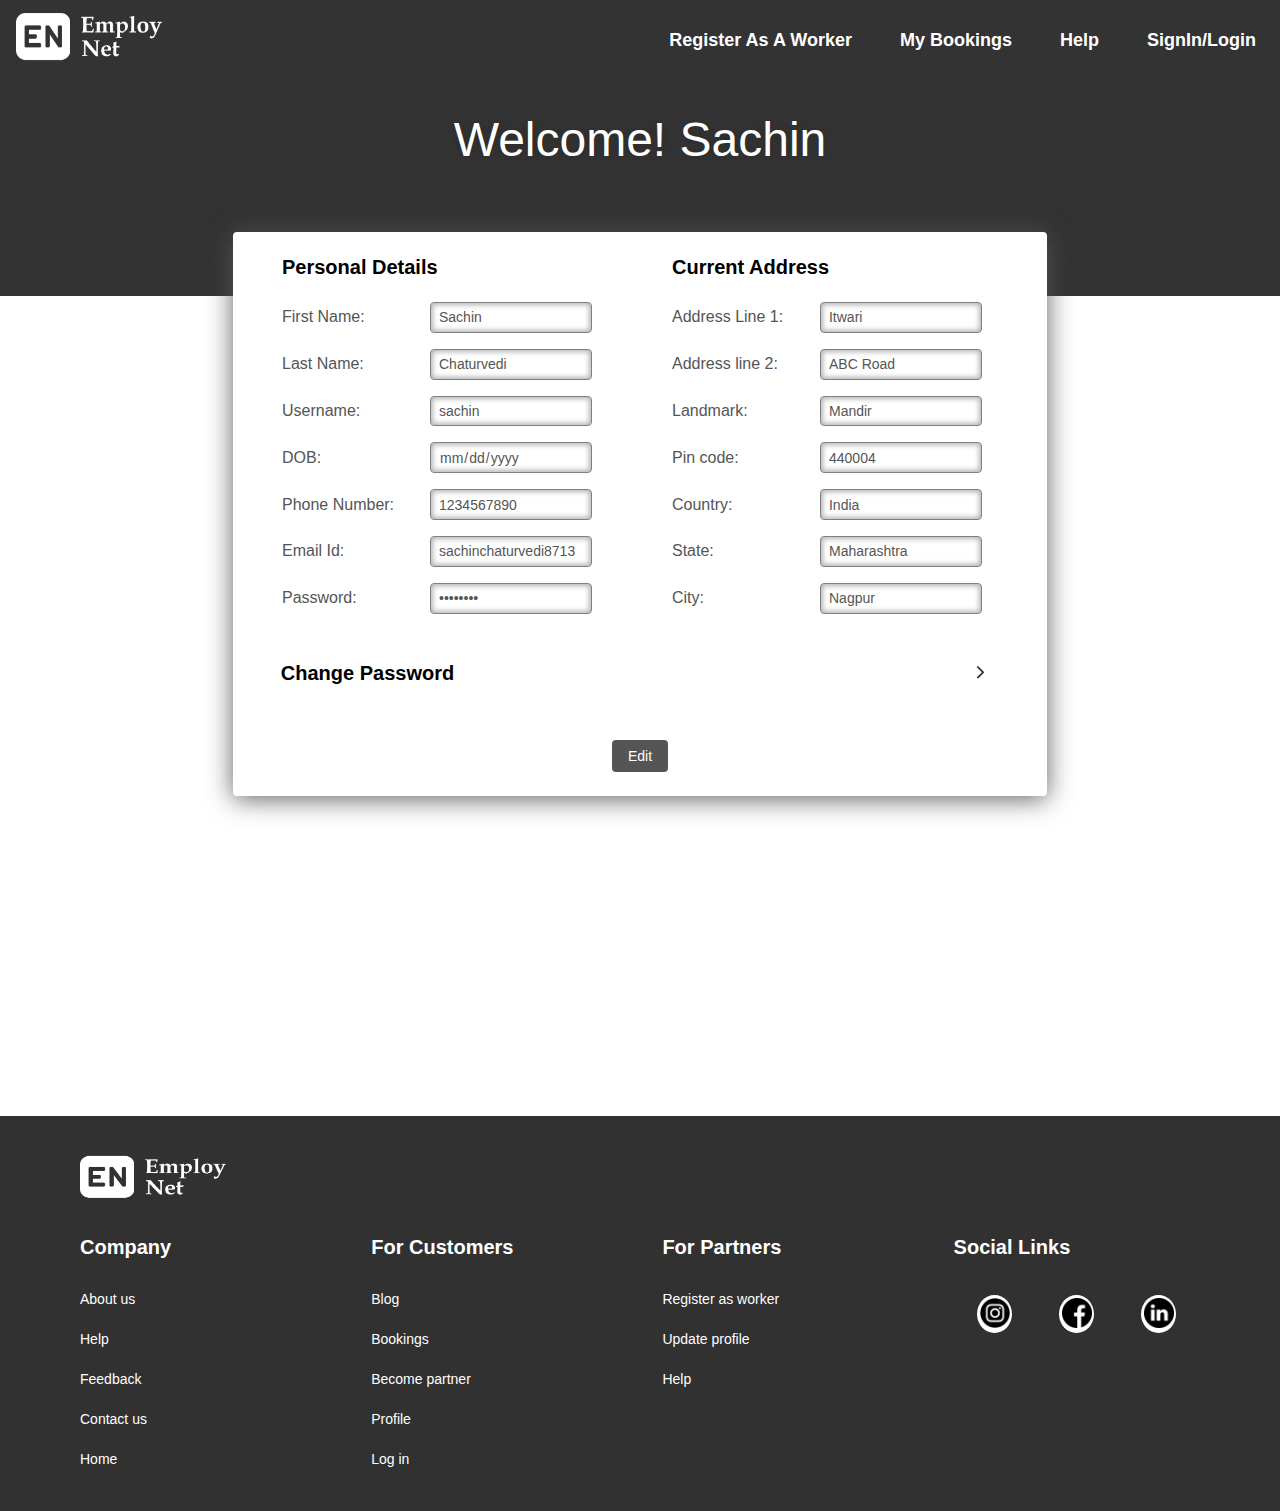
<file: profile.html>
<!DOCTYPE html>
<html lang="en">
<head>
    <meta charset="UTF-8">
    <meta name="viewport" content="width=device-width, initial-scale=1.0">
    <title>EmployNet: Profile</title>
    <link rel="icon" type="image/x-icon" href="gallery/Logo.png">
    <link rel="stylesheet" href="index.css">
    <link rel="stylesheet" href="help.css">
    <link rel="stylesheet" href="feedback.css">
    <link rel="stylesheet" href="profile.css">
    <script src="profile.js" defer></script>
</head>
<body>
    <div class="second1">
        <div class="first3">
            <div><a href="aboutUs.html"><div class="first4"></div></a></div>
            <div class="first5">
                <div><a href="" class="first40"><div class="first6">Register As A Worker</div></a></div>
                <div><a href="customer2.html" class="first40"><div class="first6">My Bookings</div></a></div>
                <div><a href="help.html" class="first40"><div class="first6">Help</div></a></div>
                <div><a href="sign.html" class="first40"><div class="first6">SignIn/Login</div></a></div>
            </div>
        </div>
        <div class="second5">Welcome! Sachin</div>
    </div>
    <div class="second6"><form action="">
        <div class="seven1">
            <div class="seven6">
                <div class="seven2">Personal Details</div>
                <div class="seven5"><label for="user1" class="seven3">First Name: </label></div>
                <input type="text" id="user1" class="seven4" value="Sachin" readonly><br>
                <div class="seven5"><label for="user2" class="seven3">Last Name: </label></div>
                <input type="text" id="user2" class="seven4" value="Chaturvedi" readonly><br>
                <div class="seven5"><label for="user3" class="seven3">Username: </label></div>
                <input type="text" id="user3" class="seven4" value="sachin" readonly><br>
                <div class="seven5"><label for="user4" class="seven3">DOB: </label></div>
                <input type="date" id="user4" class="seven4" value="01-01-2001" readonly><br>
                <div class="seven5"><label for="user5" class="seven3">Phone Number: </label></div>
                <input type="text" id="user5" class="seven4" value="1234567890" readonly><br>
                <div class="seven5"><label for="user6" class="seven3">Email Id: </label></div>
                <input type="email" id="user6" class="seven4" value="sachinchaturvedi8713" readonly><br>
                <div class="seven5"><label for="user7" class="seven3">Password: </label></div>
                <input type="password" id="user7" class="seven4" value="password" readonly><br>
            </div>
            <div class="seven6" id="seventh3">
                <div class="seven2">Current Address</div>
                <div class="seven5"><label for="user9" class="seven3">Address Line 1: </label></div>
                <input type="text" id="user9" class="seven4" value="Itwari" readonly><br>
                <div class="seven5"><label for="user10" class="seven3">Address line 2: </label></div>
                <input type="text" id="user10" class="seven4" value="ABC Road" readonly><br>
                <div class="seven5"><label for="user11" class="seven3">Landmark: </label></div>
                <input type="text" id="user11" class="seven4" value="Mandir" readonly><br>
                <div class="seven5"><label for="user12" class="seven3">Pin code: </label></div>
                <input type="text" id="user12" class="seven4" value="440004" readonly><br>
                <div class="seven5"><label for="user13" class="seven3">Country: </label></div>
                <input type="text" id="user13" class="seven4" value="India" readonly><br>
                <div class="seven5"><label for="user14" class="seven3">State: </label></div>
                <input type="text" id="user14" class="seven4" value="Maharashtra" readonly><br>
                <div class="seven5"><label for="user15" class="seven3">City: </label></div>
                <input type="text" id="user15" class="seven4" value="Nagpur" readonly><br>
            </div>
            <div class="seven11" id="seventh2">
                <div class="seven2 seven18" >Change Password
                    <div class="seven15"><img src="gallery/down-arrow.png" alt="" class="seven14"></div>
                </div>
                <div class="seven17" id="seventh1">
                    <div>
                        <div class="seven10"><label for="user16" class="seven3 seven9">Old Password: </label></div>
                        <input type="password" id="user16" class="seven4 seven8">
                    </div>
                    <div>
                        <div class="seven10"><label for="user16" class="seven3 seven9">New Password: </label></div>
                        <input type="password" id="user16" class="seven4 seven8">
                    </div>
                    <div>
                        <div class="seven10"><label for="user16" class="seven3 seven9">Confirm Password: </label></div>
                        <input type="password" id="user16" class="seven4 seven8">
                    </div>                                              
                </div>
            </div>
            <div class="seven12">
                <div><input type="submit" value="Set password" class="seven13 seven16"></div>
                <div><input type="submit" class="seven13 seven16"></div>
                <div class="seven13">Edit</div>
            </div>
        </div>
    </form>
    </div>
    <footer class="first31">
        <div>
          <a href="aboutUs.html"
            ><img src="gallery/Employnet.png" alt="" class="first32"
          /></a>
        </div>
        <div class="first33">
          <div class="first34">
            <p class="first35">Company</p>
            <a href="aboutUs.html" class="first40"
              ><p class="first39">About us</p></a
            >
            <a href="help.html" class="first40"><p class="first39">Help</p></a>
            <a href="feedback.html" class="first40"
              ><p class="first39">Feedback</p></a
            >
            <a href="mailto:sachinchaturvedi8713@gmail.com" class="first40"
              ><p class="first39">Contact us</p></a
            >
            <a href="index.html" class="first40"
              ><p class="first39">Home</p></a
            >
          </div>
          <div class="first34">
            <p class="first35">For Customers</p>
            <a href="" class="first40"><p class="first39">Blog</p></a>
            <a href="customer2.html" class="first40"
              ><p class="first39">Bookings</p></a
            >
            <a href="worker.html" class="first40"><p class="first39">Become partner</p></a>
            <a href="profile.html" class="first40"><p class="first39">Profile</p></a>
            <a href="sign.html" class="first40"><p class="first39">Log in</p></a>
          </div>
          <div class="first34">
            <p class="first35">For Partners</p>
            <a href="worker.html" class="first40"
              ><p class="first39">Register as worker</p></a
            >
            <a href="profile.html" class="first40"><p class="first39">Update profile</p></a>
            <a href="help.html" class="first40"><p class="first39">Help</p></a>
          </div>
          <div class="first34">
            <p class="first35">Social Links</p>
            <div class="first36">
              <div class="first37">
                <a href="https://www.instagram.com/"
                  ><img src="gallery/instagram.png" alt="" class="first38"
                /></a>
              </div>
              <div class="first37">
                <a href="https://www.facebook.com/"
                  ><img src="gallery/facebook.png" alt="" class="first38"
                /></a>
              </div>
              <div class="first37">
                <a href="https://in.linkedin.com/"
                  ><img src="gallery/linkedin.png" alt="" class="first38"
                /></a>
              </div>
            </div>
          </div>
        </div>
      </footer>
</body>
</html>
</file>
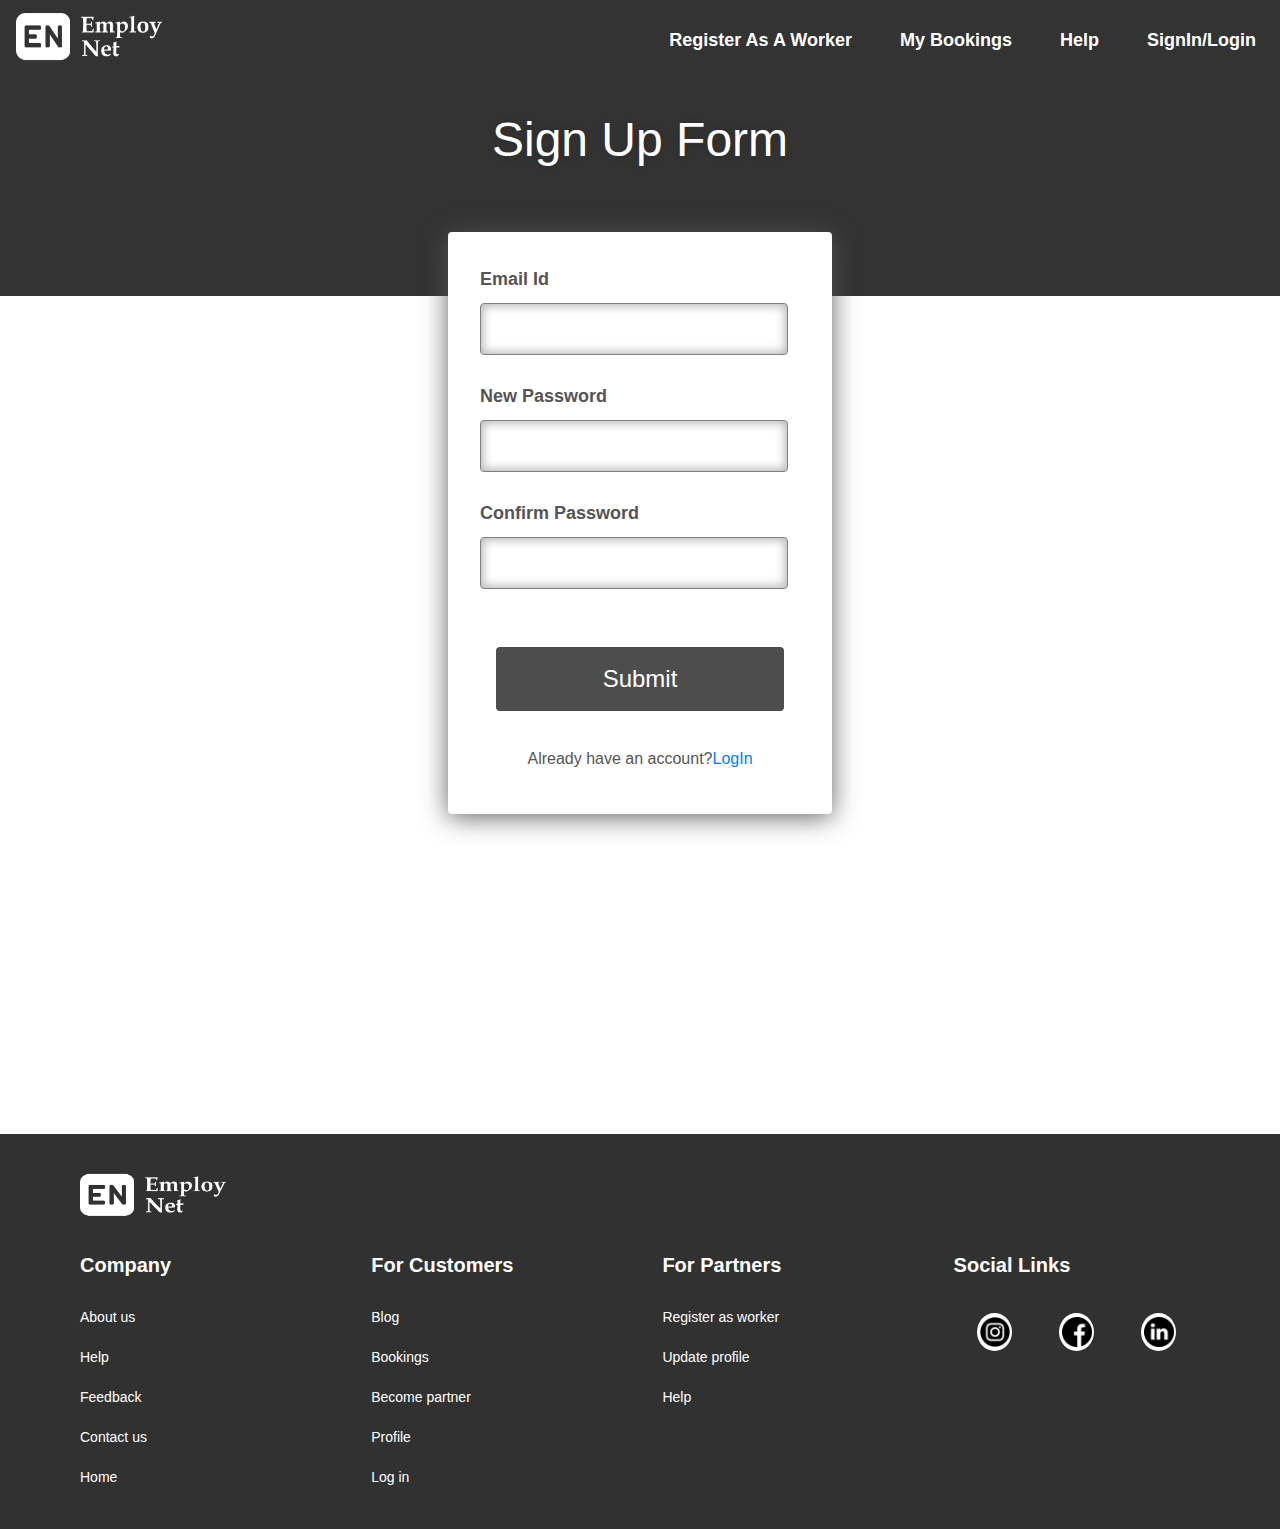
<file: sign.html>
<!DOCTYPE html>
<html lang="en">
<head>
    <meta charset="UTF-8">
    <meta name="viewport" content="width=device-width, initial-scale=1.0">
    <title>EmployNet: Log In</title>
    <link rel="icon" type="image/x-icon" href="gallery/Logo.png">
    <link rel="stylesheet" href="index.css">
    <link rel="stylesheet" href="help.css">
    <link rel="stylesheet" href="feedback.css">
    <script src="sign.js" defer></script>
    <script async src="https://pagead2.googlesyndication.com/pagead/js/adsbygoogle.js?client=ca-pub-9807803082363038"
     crossorigin="anonymous"></script>
</head>
<body>
    <div class="second1">
        <div class="first3">
            <div><a href="aboutUs.html"><div class="first4"></div></a></div>
            <div class="first5">
                <div><a href="worker.html" class="first40"><div class="first6">Register As A Worker</div></a></div>
                <div><a href="customer2.html" class="first40"><div class="first6">My Bookings</div></a></div>
                <div><a href="help.html" class="first40"><div class="first6">Help</div></a></div>
                <div><a href="sign.html" class="first40"><div class="first6">SignIn/Login</div></a></div>
            </div>
        </div>
        <div class="second5">Sign Up Form</div>
    </div>
    <div class="second6">
        <div class="four1">
            <form action="" class="four2">
                <label for="s2" class="four3">Email Id</label><br>
                <input type="email" id="s2" class="four5" required><br><br>
                <label for="s3" class="four3">New Password</label><br>
                <input type="password" id="s3" class="four5" required><br><br>
                <label for="s4" class="four3">Confirm Password</label><br>
                <input type="password" id="s4" class="four5" required><br><br>
                <div class="four10"><div><input type="submit" class="four11"></div></div>
            </form>
            <div class="four4 four12">Already have an account? <span class="four13">LogIn</span></div>
        </div>
        <div class="four14">
            <form action="" class="four2">
                <label for="s5" class="four3">Username</label><br>
                <input type="text" id="s5" class="four5" required><br><br>
                <label for="s6" class="four3">Password</label><br>
                <input type="password" id="s6" class="four5" required><br><br>
                <div class="four15">
                    <div class="four16 four12"><input type="checkbox">Remember me</div>
                    <div class="four16 four12 four17">Forgot Password?</div>
                </div>
                <div class="four10"><div><input type="submit" class="four11"></div></div>
            </form>
            <div class="four4 four12">Do not have an account? <span class="four13">SignUp</span></div>
        </div>
        <div class="four18">
            <form action="" class="four2"></form>
                <label for="s7" class="four3">New Password</label><br>
                <input type="password" id="s7" class="four5" required><br><br>
                <label for="s8" class="four3">Confirm Password</label><br>
                <input type="password" id="s8" class="four5" required><br><br>
            </form>
            <div class="four10"><div><input type="submit" class="four19"></div></div>
        </div>
    </div>
    <footer class="first31">
        <div>
          <a href="aboutUs.html"
            ><img src="gallery/Employnet.png" alt="" class="first32"
          /></a>
        </div>
        <div class="first33">
          <div class="first34">
            <p class="first35">Company</p>
            <a href="aboutUs.html" class="first40"
              ><p class="first39">About us</p></a
            >
            <a href="help.html" class="first40"><p class="first39">Help</p></a>
            <a href="feedback.html" class="first40"
              ><p class="first39">Feedback</p></a
            >
            <a href="mailto:sachinchaturvedi8713@gmail.com" class="first40"
              ><p class="first39">Contact us</p></a
            >
            <a href="index.html" class="first40"
              ><p class="first39">Home</p></a
            >
          </div>
          <div class="first34">
            <p class="first35">For Customers</p>
            <a href="" class="first40"><p class="first39">Blog</p></a>
            <a href="customer2.html" class="first40"
              ><p class="first39">Bookings</p></a
            >
            <a href="worker.html" class="first40"><p class="first39">Become partner</p></a>
            <a href="profile.html" class="first40"><p class="first39">Profile</p></a>
            <a href="sign.html" class="first40"><p class="first39">Log in</p></a>
          </div>
          <div class="first34">
            <p class="first35">For Partners</p>
            <a href="worker.html" class="first40"
              ><p class="first39">Register as worker</p></a
            >
            <a href="profile.html" class="first40"><p class="first39">Update profile</p></a>
            <a href="help.html" class="first40"><p class="first39">Help</p></a>
          </div>
          <div class="first34">
            <p class="first35">Social Links</p>
            <div class="first36">
              <div class="first37">
                <a href="https://www.instagram.com/"
                  ><img src="gallery/instagram.png" alt="" class="first38"
                /></a>
              </div>
              <div class="first37">
                <a href="https://www.facebook.com/"
                  ><img src="gallery/facebook.png" alt="" class="first38"
                /></a>
              </div>
              <div class="first37">
                <a href="https://in.linkedin.com/"
                  ><img src="gallery/linkedin.png" alt="" class="first38"
                /></a>
              </div>
            </div>
          </div>
        </div>
      </footer>
</body>
</html>
</file>
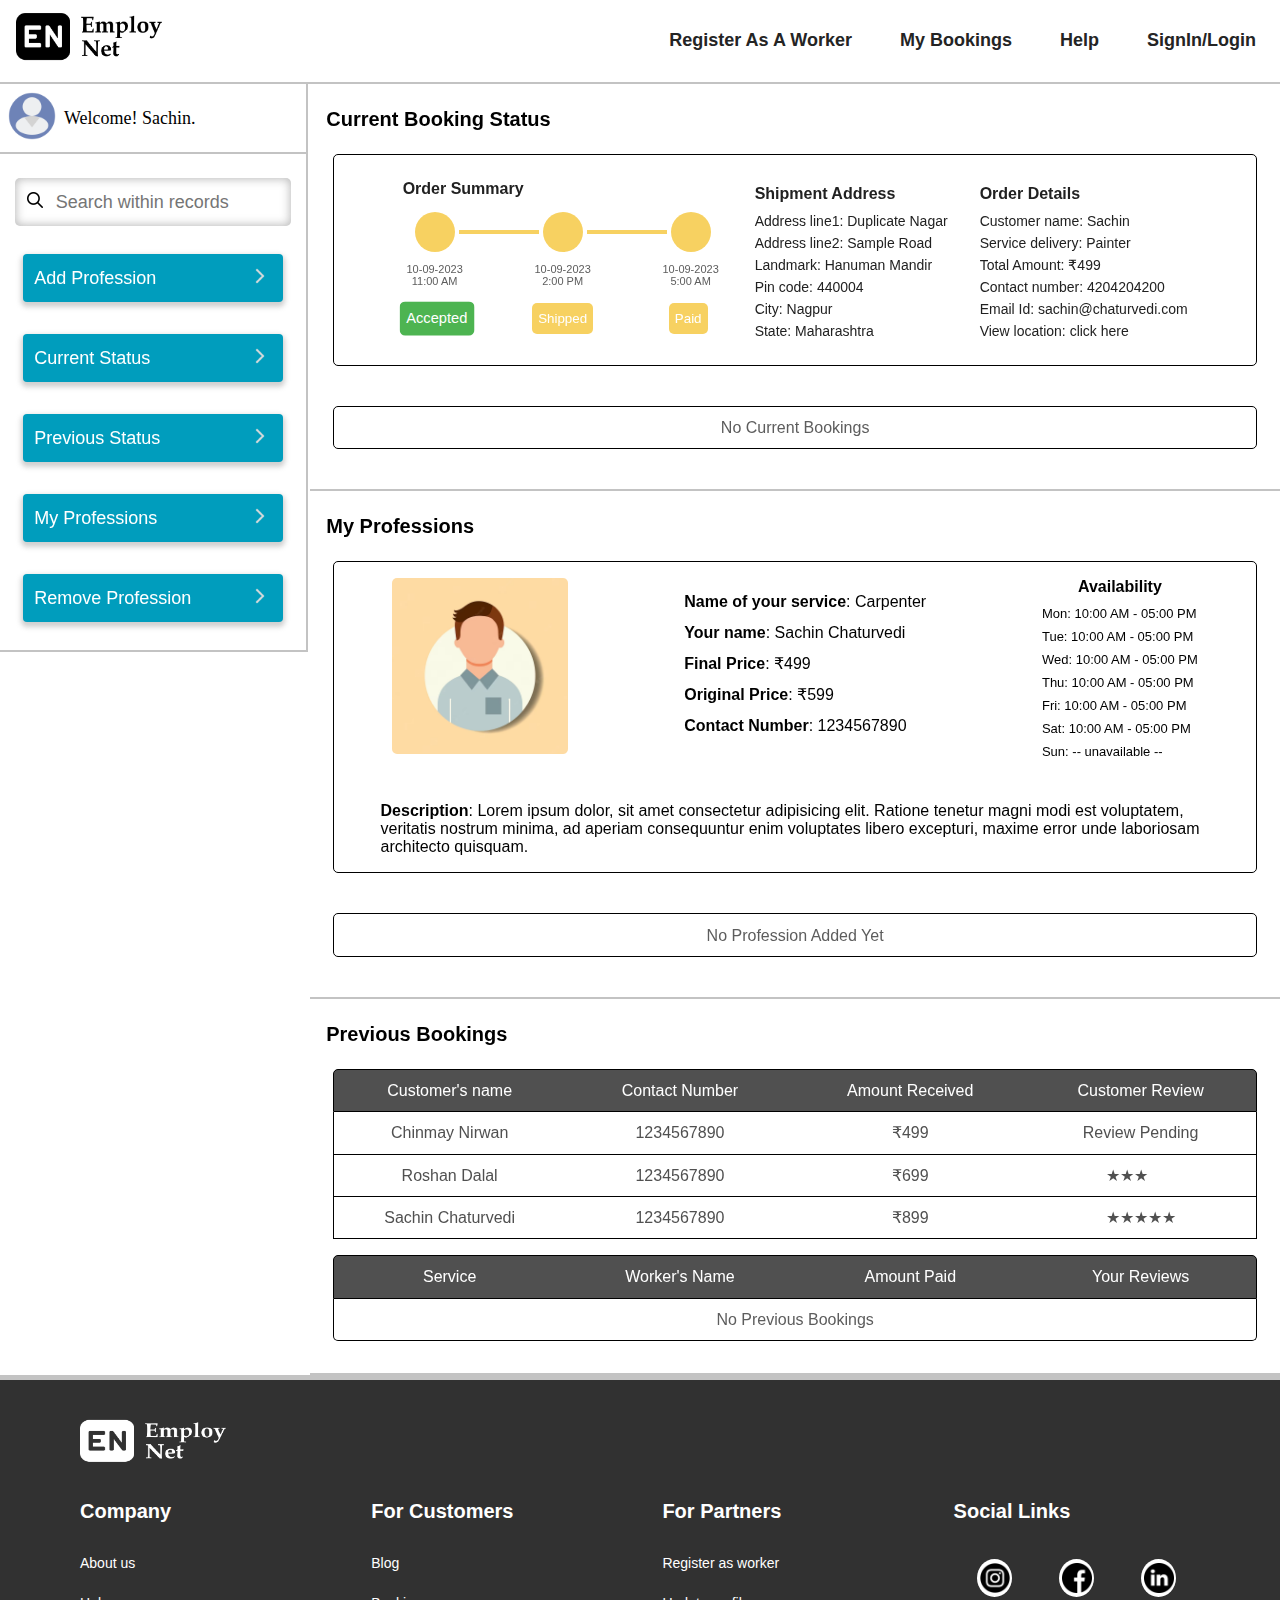
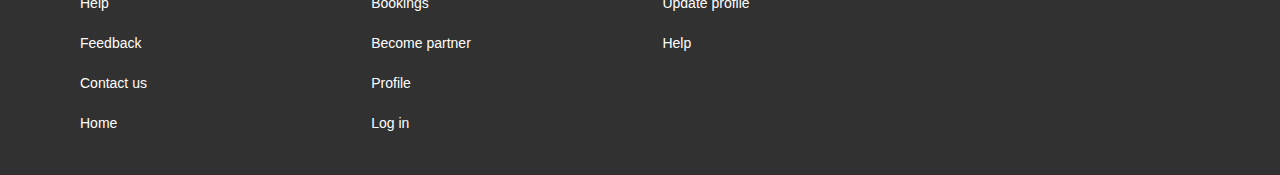
<file: worker.html>
<!DOCTYPE html>
<html lang="en">
<head>
    <meta charset="UTF-8">
    <meta name="viewport" content="width=device-width, initial-scale=1.0">
    <title>EmployNet: Worker</title>
    <link rel="icon" type="image/x-icon" href="gallery/Logo.png">
    <link rel="stylesheet" href="index.css" />
    <link rel="stylesheet" href="aboutUs.css" />
    <link rel="stylesheet" href="customer.css" />
    <link rel="stylesheet" href="worker.css" />
    <script src="worker.js" defer></script>
</head>
<body>
    <div class="third2">
        <div>
          <a href="aboutUs.html">
            <div class="third3"></div>
          </a>
        </div>
        <div class="third4">
          <div>
            <a href="" class="first40">
              <div class="third5">Register As A Worker</div>
            </a>
          </div>
          <div>
            <a href="customer2.html" class="first40">
              <div class="third5">My Bookings</div>
            </a>
          </div>
          <div>
            <a href="help.html" class="first40">
              <div class="third5">Help</div>
            </a>
          </div>
          <div>
            <a href="sign.html" class="first40">
              <div class="third5">SignIn/Login</div>
            </a>
          </div>
        </div>
      </div>
      <div class="five1">
        <div class="five2">
          <div class="five116">
            <div class="five117"><img src="gallery/menu.png" alt="" class="five115"> </div>
            <div class="five3" onclick="document.querySelector('.five62').style.opacity='1'">
              <div><img src="gallery/user.png" alt="" class="five4" /></div>
              <div class="five5">Welcome! Sachin.</div>
            </div>
          </div>
            <div class="six1">
                <div class="six2">
                    <div><img src="gallery/search.png" alt="" class="six3" /></div>
                    <div>
                        <input type="text" placeholder="Search within records" class="five9"/>
                    </div>
                </div>
                <div class="six4" id="sixth6">
                  <div class="six5">
                      <div class="six6">Add Profession</div>
                      <div class="six6"><img src="gallery/arrow-white.png" alt="" class="six7"></div>
                  </div>
                </div>
                <div class="six4">
                    <a href="worker.html#sixth3" class="first40">
                        <div class="six5">
                            <div class="six6">Current Status</div>
                            <div class="six6"><img src="gallery/arrow-white.png" alt="" class="six7"></div>
                        </div>
                    </a>
                </div>
                <div class="six4">
                    <a href="worker.html#sixth5" class="first40">
                        <div class="six5">
                            <div class="six6">Previous Status</div>
                            <div class="six6"><img src="gallery/arrow-white.png" alt="" class="six7"></div>
                        </div>
                    </a>
                </div>
                <div class="six4">
                    <a href="worker.html#sixth4" class="first40">
                        <div class="six5">
                            <div class="six6">My Professions</div>
                            <div class="six6"><img src="gallery/arrow-white.png" alt="" class="six7"></div>
                        </div>
                    </a>
                </div>
                <div class="six4" id="sixth1">
                  <div class="six5">
                      <div class="six6">Remove Profession</div>
                      <div class="six6"><img src="gallery/arrow-white.png" alt="" class="six7"></div>
                  </div>
              </div>
            </div>
        </div>
        <div class="five17">
          <div>
            <div class="five91">
              <div class="five70" id="sixth3">
                <div class="five69">Current Booking Status</div>
                <div class="five71">
                  <div class="six20">
                    <div class="five72">
                      <p class="six17">Order Summary</p>
                      <div class="five75">
                        <div class="five76"><div><img src="gallery/correct.png" alt="" class="six9 six11"></div></div>
                        <div class="five77"><div class="six10 six12"></div></div>
                        <div class="five76"><div><img src="gallery/correct.png" alt="" class="six9 six13"></div></div>
                        <div class="five77"><div class="six10 six14"></div></div>
                        <div class="five76"><div><img src="gallery/correct.png" alt="" class="six9 six15"></div></div>
                      </div>
                      <div class="five78">
                        <div class="five79">10-09-2023 11:00 AM</div>
                        <div class="five79">10-09-2023 2:00 PM</div>
                        <div class="five79">10-09-2023 5:00 AM</div>
                      </div>
                      <div class="five78">
                        <div class="five80"><button class="six8">Accepted</button></div>
                        <div class="five80"><button class="six8">Shipped</button></div>
                        <div class="five80"><button class="six8">Paid</button></div>
                      </div>
                    </div>
                    <div class="six21">
                      <div class="six19">
                        <p class="six17">Shipment Address</p>
                        <p class="six18">Address line1: Duplicate Nagar</p>
                        <p class="six18">Address line2: Sample Road</p>
                        <p class="six18">Landmark: Hanuman Mandir</p>
                        <p class="six18">Pin code: 440004</p>
                        <p class="six18">City: Nagpur</p>
                        <p class="six18">State: Maharashtra</p>
                      </div>
                      <div class="six19">
                        <p class="six17">Order Details</p>
                        <p class="six18">Customer name: Sachin</p>
                        <p class="six18">Service delivery: Painter</p>
                        <p class="six18">Total Amount: ₹499</p>
                        <p class="six18">Contact number: 4204204200</p>
                        <p class="six18">Email Id: sachin@chaturvedi.com</p>
                        <p class="six18">View location: click here</p>
                      </div>
                    </div>
                  </div>
                  <div class="five92">No Current Bookings</div>
                </div>
              </div>
              <div class="five70" id="sixth4">
                <div class="five69">My Professions</div>
                  <div class="five71">
                    <div class="six28">
                      <div><img src="gallery/profession.avif" alt="" class="six27"></div>
                      <div class="six29">
                        <p><b>Name of your service</b>: Carpenter</p>
                        <p><b>Your name</b>: Sachin Chaturvedi</p>
                        <p><b>Final Price</b>: ₹499</p>
                        <p><b>Original Price</b>: ₹599</p>
                        <p><b>Contact Number</b>: 1234567890</p>
                      </div>
                      <div class="six30">
                        <div class="six31"><b>Availability</b></div>
                        <p>Mon: 10:00 AM - 05:00 PM</p>
                        <p>Tue: 10:00 AM - 05:00 PM</p>
                        <p>Wed: 10:00 AM - 05:00 PM</p>
                        <p>Thu: 10:00 AM - 05:00 PM</p>
                        <p>Fri: 10:00 AM - 05:00 PM</p>
                        <p>Sat: 10:00 AM - 05:00 PM</p>
                        <p>Sun: -- unavailable -- </p>
                      </div>
                      <div class="six32"><b>Description</b>: Lorem ipsum dolor, sit amet consectetur adipisicing elit. Ratione tenetur magni modi est voluptatem, veritatis nostrum minima, ad aperiam consequuntur enim voluptates libero excepturi, maxime error unde laboriosam architecto quisquam.</div>
                    </div>
                    <div class="five92">No Profession Added Yet</div>
                  </div>
              </div>
              <div class="five70" id="sixth5">
                <div class="five69">Previous Bookings</div>
                <div class="five71">
                  <div class="five94">
                    <div class="five95">Customer's name</div>
                    <div class="five95 five97">Contact Number</div>
                    <div class="five95">Amount Received</div>
                    <div class="five95">Customer Review</div>
                  </div>
                  <div class="five96">
                    <div class="five95">Chinmay Nirwan</div>
                    <div class="five95 five97">1234567890</div>
                    <div class="five95">₹499</div>
                    <div class="five95">Review Pending</div>
                  </div>
                  <div class="five96">
                    <div class="five95">Roshan Dalal</div>
                    <div class="five95 five97">1234567890</div>
                    <div class="five95">₹699</div>
                    <div class="five95">★★★<span style="visibility: hidden;">★★</span></div>
                  </div>
                  <div class="five96">
                    <div class="five95">Sachin Chaturvedi</div>
                    <div class="five95 five97">1234567890</div>
                    <div class="five95">₹899</div>
                    <div class="five95">★★★★★</div>
                  </div>
                  <div class="five94">
                    <div class="five95">Service</div>
                    <div class="five95 five97">Worker's Name</div>
                    <div class="five95">Amount Paid</div>
                    <div class="five95">Your Reviews</div>
                  </div>
                  <div class="five93">No Previous Bookings</div>
                </div>
              </div>
            </div>
          </div>
        </div>
      </div>
      <div class="five99"></div>
      <div class="five100">
        <div class="five101"><img src="gallery/arrow-left.png" alt="" class="five102"></div>
        <div class="six25"><hr></div>
        <div class="six22">
          <div class="six24">Order Summary</div>
          <div><img src="gallery/down-arrow.png" alt="" class="six23"></div>
        </div>
        <div class="six26">
          <table>
            <tr>
              <td class="five65">Order Placement</td>
              <td>:</td>
              <td class="five66">10-09-2023 11:00 AM</td>
            </tr>
            <tr>
              <td class="five65">Request Accepted</td>
              <td>:</td>
              <td class="five66">10-09-2023 11:00 AM</td>
            </tr>
            <tr>
              <td class="five65">Service Shipment</td>
              <td>:</td>
              <td>10-09-2023 2:00 PM</td>
            </tr>
            <tr>
              <td class="five65">Payment</td>
              <td>:</td>
              <td>10-09-2023 5:00 AM</td>
            </tr>
            <tr>
              <td class="five65">Amount Paid</td>
              <td>:</td>
              <td>₹499</td>
            </tr>
          </table>
        </div>
        <div class="six25"><hr></div>
        <div class="six22">
          <div class="six24">Shipment Address</div>
          <div><img src="gallery/down-arrow.png" alt="" class="six23"></div>
        </div>
        <div class="six26">
          <table>
            <tr>
              <td class="five65">Address Line 1</td>
              <td>:</td>
              <td class="five66">Duplicate Nagar</td>
            </tr>
            <tr>
              <td class="five65">Address Line 2</td>
              <td>:</td>
              <td class="five66">Sample Road</td>
            </tr>
            <tr>
              <td class="five65">Landmark</td>
              <td>:</td>
              <td>Hanuman Mandir</td>
            </tr>
            <tr>
              <td class="five65">Pin code</td>
              <td>:</td>
              <td>440004</td>
            </tr>
            <tr>
              <td class="five65">City</td>
              <td>:</td>
              <td>Nagpur</td>
            </tr>
            <tr>
              <td class="five65">State</td>
              <td>:</td>
              <td>Maharashtra</td>
            </tr>
          </table>
        </div>
        <div class="six25"><hr></div>
        <div class="six22">
          <div class="six24">Order Details</div>
          <div><img src="gallery/down-arrow.png" alt="" class="six23"></div>
        </div>
        <div class="six26">
          <table>
            <tr>
              <td class="five65">Customer's Name</td>
              <td>:</td>
              <td class="five66">Sachin Chaturvedi</td>
            </tr>
            <tr>
              <td class="five65">Service delivery</td>
              <td>:</td>
              <td class="five66">Painter</td>
            </tr>
            <tr>
              <td class="five65">Contact No.</td>
              <td>:</td>
              <td>1234567890</td>
            </tr>
            <tr>
              <td class="five65">Email Id</td>
              <td>:</td>
              <td>sachin@chaturvedi.com</td>
            </tr>
            <tr>
              <td class="five65">Ratings</td>
              <td>:</td>
              <td>★★★★★</td>
            </tr>
            <tr>
              <td class="five65">Review</td>
              <td>:</td>
              <td>Excellent service.</td>
            </tr>
          </table>
        </div>
        <div class="six25"><hr></div>
      </div>
      <div class="six33">
        <div class="five101 six36"><img src="gallery/arrow-left.png" alt="" class="five102"></div>
        <div class="six35">
          <div class="six34">Profile1: Painter <div class="six38"><img src="gallery/correct.png" alt="" class="six37"></div></div>
          <div class="six34">Profile2: Carpenter <div class="six38"><img src="gallery/correct.png" alt="" class="six37"></div></div>
          <div class="six34">Profile3: Electrician <div class="six38"><img src="gallery/correct.png" alt="" class="six37"></div></div>
        </div>
        <div class="six39">
          <div class="six40" id="sixth2">Remove</div>
        </div>
      </div>
      <div class="six42">
        <div class="five101 six43"><img src="gallery/arrow-left.png" alt="" class="five102"></div>
        <div class="six35 six46">
          <form action="">
            <label for="service1" class="six44">Name of your service:</label><br>
            <select name="service1" id="service1" onchange="pleaseSpecify(this)" class="six45" required>
              <option value="labour">labour</option>
              <option value="contractor">Contractor</option>
              <option value="electrician">Electrician</option>
              <option value="painter">Painter</option>
              <option value="plumber">Plumber</option>
              <option value="pest-control">Pest Control</option>
              <option value="other" id="sixth7">Other</option>
            </select>
            <div id="sixth8" class="six55">
              <label for="service2" class="six44">Please specify:</label>
              <input type="text" id="service2" class="six45" required>
            </div>
            <label for="service3" class="six44">Final price:</label>
            <input type="text" id="service3" class="six45" required>
            <label for="service4" class="six44">Original price:</label>
            <input type="text" id="service4" class="six45" required>
            <label for="service5" class="six44">Profile images:</label>
            <input type="file" id="service5" class="six45" required><br><br>
            <label for="service6" class="six44">Availability:</label>
            <div class="six47">
              <div class="six48"></div>
              <div class="six54">Mon</div>
              <div class="six50">
                <div class="six52"></div><div class="six53"> to </div><div class="six52"></div>
              </div>
              <div class="six51">
                <input type="time" class="six49" required> to <input type="time" class="six49" required>
              </div>
            </div>
            <div class="six47">
              <div class="six48"></div>
              <div class="six54">Tue</div>
              <div class="six50">
                <div class="six52"></div><div class="six53"> to </div><div class="six52"></div>
              </div>
              <div class="six51">
                <input type="time" class="six49" required> to <input type="time" class="six49" required>
              </div>
            </div>
            <div class="six47">
              <div class="six48"></div>
              <div class="six54">Wed</div>
              <div class="six50">
                <div class="six52"></div><div class="six53"> to </div><div class="six52"></div>
              </div>
              <div class="six51">
                <input type="time" class="six49" required> to <input type="time" class="six49" required>
              </div>
            </div>
            <div class="six47">
              <div class="six48"></div>
              <div class="six54">Thu</div>
              <div class="six50">
                <div class="six52"></div><div class="six53"> to </div><div class="six52"></div>
              </div>
              <div class="six51">
                <input type="time" class="six49" required> to <input type="time" class="six49" required>
              </div>
            </div>
            <div class="six47">
              <div class="six48"></div>
              <div class="six54">Fri</div>
              <div class="six50">
                <div class="six52"></div><div class="six53"> to </div><div class="six52"></div>
              </div>
              <div class="six51">
                <input type="time" class="six49" required> to <input type="time" class="six49" required>
              </div>
            </div>
            <div class="six47">
              <div class="six48"></div>
              <div class="six54">Sat</div>
              <div class="six50">
                <div class="six52"></div><div class="six53"> to </div><div class="six52"></div>
              </div>
              <div class="six51">
                <input type="time" class="six49" required> to <input type="time" class="six49" required>
              </div>
            </div>
            <div class="six47">
              <div class="six48"></div>
              <div class="six54">Sun</div>
              <div class="six50">
                <div class="six52"></div><div class="six53"> to </div><div class="six52"></div>
              </div>
              <div class="six51">
                <input type="time" class="six49" required> to <input type="time" class="six49" required>
              </div>
            </div>
            <br><label for="service7" class="six44">Description:</label>
            <textarea name="service7" id="service7" class="six57"></textarea><br>
            <div class="six39">
              <input type="submit" class="six40" id="sixth9" value="Submit">
            </div>
          </form>
        </div>
      </div>
      <div class="five62">
        <!-- modal==five62 -->
        <button class="close-window">&times;</button>
        <div class="five64">
          <div><img src="gallery/user.png" alt="" class="five63" /></div>
        </div>
        <div class="five64">
          <table>
            <tr>
              <td class="five65">Username</td>
              <td>:</td>
              <td class="five66">Sachin</td>
            </tr>
            <tr>
              <td class="five65">User Email Id</td>
              <td>:</td>
              <td>sachin@chaturvedi.com</td>
            </tr>
            <tr>
              <td class="five65">Contact Number</td>
              <td>:</td>
              <td>1234567890</td>
            </tr>
            <tr>
              <td class="five65">Current Address</td>
              <td>:</td>
              <td>Itwari, Nagpur</td>
            </tr>
          </table>
        </div>
        <div class="five64">
          <div class="five67">
            <a href="profile.html#seventh2" class="first40"
              ><div class="five68">Change Password</div></a>
          </div>
          <div class="five67">
            <a href="profile.html#seventh3" class="first40"
              ><div class="five68">Change Address</div></a>
          </div>
        </div>
      </div>
      <div class="overlay hidden"></div>
      <footer class="first31">
        <div>
          <a href="aboutUs.html"
            ><img src="gallery/Employnet.png" alt="" class="first32"
          /></a>
        </div>
        <div class="first33">
          <div class="first34">
            <p class="first35">Company</p>
            <a href="aboutUs.html" class="first40"
              ><p class="first39">About us</p></a
            >
            <a href="help.html" class="first40"><p class="first39">Help</p></a>
            <a href="feedback.html" class="first40"
              ><p class="first39">Feedback</p></a
            >
            <a href="mailto:sachinchaturvedi8713@gmail.com" class="first40"
              ><p class="first39">Contact us</p></a
            >
            <a href="index.html" class="first40"
              ><p class="first39">Home</p></a
            >
          </div>
          <div class="first34">
            <p class="first35">For Customers</p>
            <a href="" class="first40"><p class="first39">Blog</p></a>
            <a href="customer2.html" class="first40"
              ><p class="first39">Bookings</p></a
            >
            <a href="worker.html" class="first40"><p class="first39">Become partner</p></a>
            <a href="profile.html" class="first40"><p class="first39">Profile</p></a>
            <a href="sign.html" class="first40"><p class="first39">Log in</p></a>
          </div>
          <div class="first34">
            <p class="first35">For Partners</p>
            <a href="worker.html" class="first40"
              ><p class="first39">Register as worker</p></a
            >
            <a href="profile.html" class="first40"><p class="first39">Update profile</p></a>
            <a href="help.html" class="first40"><p class="first39">Help</p></a>
          </div>
          <div class="first34">
            <p class="first35">Social Links</p>
            <div class="first36">
              <div class="first37">
                <a href="https://www.instagram.com/"
                  ><img src="gallery/instagram.png" alt="" class="first38"
                /></a>
              </div>
              <div class="first37">
                <a href="https://www.facebook.com/"
                  ><img src="gallery/facebook.png" alt="" class="first38"
                /></a>
              </div>
              <div class="first37">
                <a href="https://in.linkedin.com/"
                  ><img src="gallery/linkedin.png" alt="" class="first38"
                /></a>
              </div>
            </div>
          </div>
        </div>
      </footer>
</body>
</html>
</file>
<file: index.css>
html {
  scroll-behavior: smooth;
}
body{
    margin: 0;
    box-sizing: border-box;
}
.first1{
    position: relative;
    width: 100%;
    min-height: 15cm;
    background-image: url(gallery/labour3.jpg);
    background-repeat: no-repeat;
    background-size: cover;
    background-position: center center;
}
.first2{
    position: absolute;
    top: 0;
    left: 0;
    width: 100%;
    min-height: 15cm;
    background: linear-gradient(0deg, rgba(0,0,0,0.16), rgba(0,0,0,0.8));
    z-index: 2;
}
.first3{
    width: 100%;
    min-height: 5rem;
    display: flex;
    align-items: center;
    justify-content: space-between;
    flex-wrap: wrap;
}
.first4{
    height:4rem;
    width:10rem;
    margin: 0.5rem 1rem;
    background-image: url(gallery/Employnet.png);
    background-repeat: no-repeat;
    background-size: cover;
    background-position: center center;
}
.first5{
    display:flex;
    justify-content: space-around;
    align-items: center;
    flex-wrap: wrap;
}
.first6{
    margin: 0.5rem 1.5rem;
    font-family: -apple-system, "Helvetica Neue", Helvetica, Arial, sans-serif;
    font-size: 18px;
    font-weight: 700;
    color: white;
}
.first6:hover{
    text-decoration: underline;
}
.first7{
    width: 100%;
    text-align: center;
    margin-top: 6rem;
    margin-bottom: 2rem;
    font-family: -apple-system, "Helvetica Neue", Helvetica, Arial, sans-serif;
    font-size: 1rem;
    font-weight: 300;
    color: white;
}
.first8{
    width: 100%;
    text-align: center;
    margin: 2rem 0;
    font-family: -apple-system, BlinkMacSystemFont, Segoe UI, Roboto, "Helvetica Neue", Oxygen-Sans, Ubuntu, Cantarell, Helvetica, Arial, sans-serif !important;
    font-size: 3rem;
    font-weight: 500;
    color: white;
    text-shadow: 0 1px 8px rgba(0,0,0,0.2);
    line-height: 72px;
}
.first9{
    width: 100%;
    display: flex;
    justify-content: center;
    align-items: center;
}
.first10{
    display: flex;
    align-items: center;
    height: 3.2rem;
    width: 18%;
    background-color: white;
    margin: 1rem .5rem;
    border: none;
    border-radius: 5px;
}
.first11{
    display: flex;
    align-items: center;
    height: 3.2rem;
    width:50%;
    background-color: white;
    margin: 1rem .5rem;
    border: none;
    border-radius: 5px;
}
.first12{
    height: 1.2rem;
    width: 1.2rem;
    margin: 0 .5rem;
}
.first13{
    height: 1.2rem;
    width: 100%;
}
.first14{
    width: 70%;
}
.first15{
    border: none;
    outline: none;
    width: 90%;
    font-size: 18px;
    overflow: hidden;
    font-family: -apple-system, BlinkMacSystemFont, Segoe UI, Roboto, "Helvetica Neue", Oxygen-Sans, Ubuntu, Cantarell, Helvetica, Arial, sans-serif !important;;
}
.first16{
    height: 1.2rem;
    width: 1.2rem;
    margin: 0 1rem;
}
.first17{
    width: 100%;
    display: flex;
    justify-content: center;
    margin-top: -4rem;
    margin-bottom: 4rem;
    z-index: 3;
}
.first18{
    width: 70%;
    background-color: white;
    z-index: 4;
    display: flex;
    justify-content: center;
    flex-wrap: wrap;
    box-shadow: 0px 3px 26px rgba(85, 85, 85, 0.925);
    border-radius: 4px;
}
.first19{
    width: 10rem;
    z-index: 5;
    display: flex;
    flex-direction: column;
    justify-content: center;
    align-items: center;
    margin: 1.5rem 1rem;
    border-radius: 5px;
    transition: all .5s ease 0s;
}
.first19:hover{
    box-shadow: 0px 3px 5px 2px rgba(189, 189, 189, 0.708);
    transform: scale(1.1);
}
.first20, .first22{
    width: 3rem;
    height: 3rem;
}
.first21{
    font-family: -apple-system, BlinkMacSystemFont, Segoe UI, Roboto, "Helvetica Neue", Oxygen-Sans, Ubuntu, Cantarell, Helvetica, Arial, sans-serif !important;
    font-size: 13px;
    line-height: 16px;
    color: #212121;
    margin: .5rem;
    text-align: center;
}
.first23{
    width:100%;
    background-color: #e3e3e3;
    padding: 2px 0;
}
.first24{
    width: 100%;
    margin: 4px 0;
    background-color: white;
}
.first25{
    padding: 60px 64px 0px 64px;
    text-align: center;
}
.first26{
    font-weight: bold;
    font-size: 32px;
    line-height: 48px;
    color: #212121;
    font-family: -apple-system, BlinkMacSystemFont, Segoe UI, Roboto, "Helvetica Neue", Oxygen-Sans, Ubuntu, Cantarell, Helvetica, Arial, sans-serif !important;
}
.first27{
    padding: 60px 0 90px 0;
    display: flex;
    justify-content: center;
    flex-wrap: wrap;
}
.first28{
    width: 19rem;
    height: 12rem;
    text-align: center;
    margin: 0 1rem;
}
.first29{
    width: 18rem;
    height: 9rem;
    object-fit: cover;
    margin-bottom: 1rem;
    border-radius: 4px;
    cursor: pointer;
    transition: all .5s ease 0s;
}
.first29:hover{
    width: 19rem;
    height: 10rem;
}
.first30{
    font-family: -apple-system, BlinkMacSystemFont, Segoe UI, Roboto, "Helvetica Neue", Oxygen-Sans, Ubuntu, Cantarell, Helvetica, Arial, sans-serif !important;
    font-size: 14px;
    font-weight: 500;
    line-height: 20px;
    color: #212121;
}
.first31{
    background-color: rgba(26, 26, 26, 0.899);
    padding: 2rem 5rem;
}
.first32{
    width: 10rem;
    height: 4rem;
}
.first33{
    display: flex;
    justify-content: space-between;
}
.first34{
    width: 22%;
    display: flex;
    flex-direction: column;
}
@media screen and (max-width:500px){
    .first33{
        flex-wrap: wrap;
    }
    .first34{
        width: 400px;
    }
    .first3{
        flex-direction:column;
    }
    .first5{
        width: 100%;
        flex-direction: column;
        align-items: center;
        margin-top: 1rem;
    }
    .first7{
        margin-top: 2rem;
    }
    .first8{
        font-size: 1.5rem;
        font-weight: 500;
        line-height: 28px;
        margin: 1rem 0;
    }
}
.first35{
    font-family: -apple-system, BlinkMacSystemFont, "Segoe UI", Roboto, Helvetica, Arial, sans-serif;
    color: white;
    font-size: 20px;
    font-weight: 600;
}
.first36{
    width: 100%;
    display: flex;
    justify-content: space-around;
    flex-wrap: wrap;
    margin: 1rem 0;
}
.first37{
    width: 35px;
    height: 35px;
    display: flex;
    justify-content: center;
    align-items: center;
    background-color: white;
    border-radius: 50%;
    padding-top: 3px;
    transition: all .5s ease 0s;
}
.first37:hover{
    transform: scale(1.1) rotate(360deg);
}
.first38{
    width: 30px;
    height: 30px;
}
.first39{
    font-size: 14px;
    font-weight: 400;
    line-height: 24px;
    font-family: -apple-system, BlinkMacSystemFont, Segoe UI, Roboto, "Helvetica Neue", Oxygen-Sans, Ubuntu, Cantarell, Helvetica, Arial, sans-serif !important;
    color: white;
    margin: .5rem 0;
}
.first39:hover{
    text-decoration: underline;
}
.first40{
    text-decoration: none;
}
</file>
<file: aboutUs.css>
.third1{
    background-color: #ececec;
}
.third2{
    width: 100%;
    min-height: 5rem;
    display: flex;
    align-items: center;
    justify-content: space-between;
    flex-wrap: wrap;
    background-color: white;
}
.third3{
    height:4rem;
    width:10rem;
    margin: 0.5rem 1rem;
    background-image: url(gallery/Employnet2.png);
    background-repeat: no-repeat;
    background-size: cover;
    background-position: center center;
}
.third4{
    display:flex;
    justify-content: space-around;
    align-items: center;
    flex-wrap: wrap;
}
.third5{
    margin: 0.5rem 1.5rem;
    font-family: -apple-system, "Helvetica Neue", Helvetica, Arial, sans-serif;
    font-size: 18px;
    font-weight: 700;
    color: rgb(36, 36, 36);
}
.third5:hover{
    text-decoration: underline;
}
.third6{
    width: 100%;
    text-align: center;
    padding: 2rem 0;
    font-family: -apple-system, BlinkMacSystemFont, Segoe UI, Roboto, "Helvetica Neue", Oxygen-Sans, Ubuntu, Cantarell, Helvetica, Arial, sans-serif !important;
    font-size: 2rem;
    font-weight: 500;
    color: rgb(36, 36, 36);
    text-shadow: 0 1px 8px rgba(0,0,0,0.2);
    margin-top: 2px;
    margin-bottom: 2rem;
    background-color: white;
}
.third7{
    width: 90%;
    background-color: white;
    margin-bottom: 2rem;
    border-radius: 4px;
}
.third8{
    width: 100%;
    font-family: -apple-system, BlinkMacSystemFont, Segoe UI, Roboto, "Helvetica Neue", Oxygen-Sans, Ubuntu, Cantarell, Helvetica, Arial, sans-serif !important;
    font-style: normal;
    font-weight: 700;
    font-size: 26px;
    line-height: 39px;
    text-align: center;
    color: #222;
    margin: 2rem 0;
}
.third9{
    margin: 1rem 2rem;
    font-family: -apple-system, BlinkMacSystemFont, Segoe UI, Roboto, "Helvetica Neue", Oxygen-Sans, Ubuntu, Cantarell, Helvetica, Arial, sans-serif !important;
    font-style: normal;
    font-weight: 400;
    font-size: 18px;
    line-height: 31px;
    color: #555;
}
.third10{
    width:100%;
    display: flex;
    flex-direction: column;
    align-items: center;
}
.third11{
    width: 100%;
    display: flex;
    justify-content: center;
    align-items: center;
    flex-wrap: wrap;
}
.third12{
    margin:2rem 1rem ;
    width:17rem;
    background-color: #f6f6f6;
    padding: 1rem;
    border-radius: 4px;
    box-shadow: 0px 3px 5px 2px rgba(189, 189, 189, 0.708);
    transition: all .5s ease 0s;
}
.third12:hover{
    margin-bottom: 5rem;
    box-shadow: 1px 15px 13px 5px rgba(189, 189, 189, 0.708);
}
.third13{
    width:100%;
    display: flex;
    justify-content: center;
    margin: 1rem 0;
}
.third14{
    text-align: center;
    margin: .5rem 0;
    font-family: -apple-system, BlinkMacSystemFont, Segoe UI, Roboto, "Helvetica Neue", Oxygen-Sans, Ubuntu, Cantarell, Helvetica, Arial, sans-serif !important;
    font-size: 18px;
    line-height: 31px;
    color: #555;
    font-weight: 600;
}
.third15{
    text-align: center;
    font-family: -apple-system, BlinkMacSystemFont, Segoe UI, Roboto, "Helvetica Neue", Oxygen-Sans, Ubuntu, Cantarell, Helvetica, Arial, sans-serif !important;
    font-weight: normal;
    font-size: 14px;
    color: #555;
    line-height: 24px;
    margin: .5rem 1rem;
}
.third16{
    width: 7rem;
    height: 7rem;
    border-radius: 50%;
}
.third17{
    width: 100%;
    display: flex;
    justify-content: center;
}
.third18{
    width: 2rem;
    height: 2rem;
    margin: .5rem;
    transition: all .5s ease 0s;
}
.third18:hover{
    transform: scale(1.5);
    border-radius: 50%;
}
@media screen and (max-width:500px){
    .third2{
        flex-direction:column;
        padding: 1rem 0;
    }
    .third4{
        width: 100%;
        flex-direction: column;
        align-items: center;
        margin-top: 1rem;
    }
}
</file>
<file: customer.css>
body {
    margin: 0;
    box-sizing: border-box;
  }
  .five1 {
    margin-top: 2px;
    display: flex;
    border-bottom: 5px solid #c3c3c3;
    border-top: 2px solid #c3c3c3;
  }
  .five2 {
    width: 24%;
    margin-right: 2px;
    position: sticky;
    top: 0;
    height: 100%;
    border-bottom: 2px inset #c3c3c3;
    border-right: 2px inset #c3c3c3;
  }
  .five3 {
    display: flex;
    width: 100%;
    align-items: center;
    background-color: white;
    cursor: pointer;
  }
  .five4 {
    height: 3rem;
    width: 3rem;
    border-radius: 50%;
    margin: 0.5rem;
    overflow: hidden;
  }
  .five5 {
    font-family: Georgia, serif;
    font-size: 18px;
    line-height: 20px;
    font-weight: 500;
  }
  .five6 {
    display: flex;
    align-items: center;
    margin: 0 12px;
    border: solid 1px rgb(89, 89, 89);
    height: 2.5rem;
    border-radius: 4px;
    margin-bottom: 1rem;
    box-shadow: inset 0 0 10px 1px rgba(159, 159, 159, 0.722);
  }
  .five7 {
    height: 1.5rem;
    width: 1.5rem;
    margin: 0 8px;
  }
  .five8 {
    background-color: white;
    padding: 1.5rem 0;
    margin-top: 2px;
  }
  .five9 {
    border: none;
    font-size: 18px;
    overflow: hidden;
    outline: none;
    font-family: -apple-system, BlinkMacSystemFont, Segoe UI, Roboto,
      "Helvetica Neue", Oxygen-Sans, Ubuntu, Cantarell, Helvetica, Arial,
      sans-serif !important;
    width: 78%;
  }
  .five10 {
    display: flex;
    justify-content: center;
    align-items: center;
    flex-wrap: wrap;
  }
  .five11 {
    box-shadow: 0px 3px 5px 2px rgba(189, 189, 189, 0.708);
    display: flex;
    flex-direction: column;
    align-items: center;
    justify-content: center;
    width: 6rem;
    border-radius: 4px;
    margin: 1rem;
    transition: all .5s ease 0s;
  }
  .five11:hover {
    margin-bottom: 2rem;
    box-shadow: 1px 8px 5px 2px rgba(127, 127, 127, 0.708);
  }
  .five12 {
    width: 2.5rem;
    height: 2.5rem;
    margin: 0.5rem 0;
  }
  .five13 {
    font-family: -apple-system, BlinkMacSystemFont, Segoe UI, Roboto,
      "Helvetica Neue", Oxygen-Sans, Ubuntu, Cantarell, Helvetica, Arial,
      sans-serif !important;
    font-size: 13px;
    line-height: 16px;
    color: #212121;
    margin: 0.5rem;
    text-align: center;
  }
  .five14 {
    background-color: white;
  }
  .five17 {
    width: 76%;
    position: sticky;
    top: 0;
  }
  .five15 {
    display: flex;
    justify-content: center;
    align-items: center;
  }
  .five16 {
    padding: 0.75rem 0;
    margin: 1.5rem 4px;
    background-color: rgba(67, 67, 67, 0.933);
    color: white;
    font-family: -apple-system, BlinkMacSystemFont, Segoe UI, Roboto,
      "Helvetica Neue", Oxygen-Sans, Ubuntu, Cantarell, Helvetica, Arial,
      sans-serif !important;
    font-size: 1.2rem;
    font-weight: 600;
    text-align: center;
    border-radius: 4px;
  }
  .five16:hover {
    background-color: rgb(45, 45, 45);
  }
  .five18 {
    width: 45%;
  }
  .five19 {
    display: flex;
    align-items: center;
    height: 3rem;
    width: 60%;
    border: solid 1px rgb(68, 68, 68);
    box-shadow: inset 0 0 10px 1px rgba(159, 159, 159, 0.722);
    border-radius: 5px;
    margin: 0 0.5rem;
  }
  .five20 {
    display: flex;
    justify-content: center;
    padding: 1rem 0;
    background-color: white;
    position: sticky;
    top: 0;
    z-index: 1;
    border-bottom: 2px inset #c3c3c3;
  }
  .five21 {
    display: flex;
    align-items: center;
    height: 3rem;
    width: 25%;
    border: solid 1px rgb(68, 68, 68);
    box-shadow: inset 0 0 10px 1px rgba(159, 159, 159, 0.722);
    border-radius: 5px;
    margin: 0 0.5rem;
  }
  .five22 {
    width: 1.2rem;
    height: 1.2rem;
  }
  .five23 {
    border: none;
    outline: none;
    width: 85%;
    font-size: 18px;
    overflow: hidden;
    font-family: -apple-system, BlinkMacSystemFont, Segoe UI, Roboto,
      "Helvetica Neue", Oxygen-Sans, Ubuntu, Cantarell, Helvetica, Arial,
      sans-serif !important;
  }
  .five24 {
    display: flex;
  }
  .five25 {
    width: 55%;
    margin-right: 2px;
    background-color: white;
    padding: 0.5rem 0;
    height: 100%;
    overflow: auto;
    margin-bottom: 1rem;
  }
  .five26 {
    width: 45%;
    background-color: white;
    padding: 0.5rem 0;
    height: 100%;
    border-bottom: 2px solid #c3c3c3;
  }
  .five27 {
    margin: 1rem 1rem;
    padding: 1rem;
    border: solid 1px rgb(45, 45, 45);
    border-radius: 5px;
  }
  .five28 {
    font-family: -apple-system, BlinkMacSystemFont, "Segoe UI", Roboto, Helvetica,
      Arial, sans-serif;
    font-size: 18px;
    line-height: 20px;
    font-weight: 700;
    margin: 4px 0;
  }
  .five29 {
    width: 1rem;
    height: 1rem;
    margin: 8px 0;
    margin-right: 8px;
  }
  .five30 {
    font-family: -apple-system, BlinkMacSystemFont, "Segoe UI", Roboto, Helvetica,
      Arial, sans-serif;
    font-size: 14px;
    line-height: 16px;
    font-weight: 400;
    color: rgb(84, 84, 84);
  }
  .five31 {
    display: flex;
    align-items: center;
  }
  .five32 {
    font-family: -apple-system, BlinkMacSystemFont, "Segoe UI", Roboto, Helvetica,
      Arial, sans-serif;
    font-size: 16px;
    line-height: 20px;
    font-weight: 600;
    margin: 8px 0;
  }
  .five33 {
    font-family: -apple-system, BlinkMacSystemFont, "Segoe UI", Roboto, Helvetica,
      Arial, sans-serif;
    font-size: 16px;
    line-height: 20px;
    font-weight: 400;
    color: rgb(84, 84, 84);
    margin: 8px 0.5rem;
  }
  .five34 {
    font-family: -apple-system, BlinkMacSystemFont, "Segoe UI", Roboto, Helvetica,
      Arial, sans-serif;
    font-size: 15px;
    line-height: 18px;
    font-weight: 600;
    color: rgba(132, 99, 223, 0.96);
    background-color: white;
    padding: 0.5rem 1.5rem;
    margin: 12px 0 0.5rem 0;
    border-radius: 5px;
    box-shadow: 0px 0px 5px 1px rgb(174, 174, 174);
    cursor: pointer;
    border: 1px solid rgb(107, 107, 107);
  }
  .five34:hover {
    box-shadow: 0px 0px 5px 2px rgb(114, 114, 114);
  }
  .five35 {
    font-family: -apple-system, BlinkMacSystemFont, "Segoe UI", Roboto, Helvetica,
      Arial, sans-serif;
    font-size: 15px;
    line-height: 18px;
    font-weight: 700;
    margin: 8px 0;
  }
  .five36 {
    font-family: -apple-system, BlinkMacSystemFont, "Segoe UI", Roboto, Helvetica,
      Arial, sans-serif;
    font-size: 16px;
    line-height: 18px;
    font-weight: 400;
    color: rgb(68, 68, 68);
    margin: 1rem 0;
    max-height: 3.2rem;
    overflow: hidden;
  }
  .five37 {
    font-family: -apple-system, BlinkMacSystemFont, "Segoe UI", Roboto, Helvetica,
      Arial, sans-serif;
    font-size: 16px;
    line-height: 18px;
    font-weight: 500;
    color: rgba(132, 99, 223, 0.96);
    margin-top: 1rem;
    cursor: pointer;
  }
  .five37:hover {
    text-decoration: underline;
  }
  .five38 {
    display: float;
    float: right;
  }
  .five39 {
    width: 9rem;
    height: 9rem;
    border-radius: 5px;
    margin: 0 0 0.5rem 0.5rem;
  }
  .five40 {
    margin: 0.5rem 1rem;
    padding: 1rem;
    border: solid 1px rgb(45, 45, 45);
    border-radius: 5px;
  }
  .five41 {
    font-family: -apple-system, BlinkMacSystemFont, "Segoe UI", Roboto, Helvetica,
      Arial, sans-serif;
    font-size: 22px;
    line-height: 25px;
    font-weight: 700;
    margin: 4px 0;
  }
  .five42 {
    font-family: -apple-system, BlinkMacSystemFont, "Segoe UI", Roboto, Helvetica,
      Arial, sans-serif;
    font-size: 16px;
    line-height: 18px;
    font-weight: 400;
    color: rgb(68, 68, 68);
    margin: 1rem 0;
  }
  .five44 {
    font-family: -apple-system, BlinkMacSystemFont, "Segoe UI", Roboto, Helvetica,
      Arial, sans-serif;
    font-size: 16px;
    line-height: 20px;
    font-weight: 600;
    margin: 16px 0;
    display: flex;
    justify-content: space-between;
    align-items: center;
  }
  .five45 {
    font-family: -apple-system, BlinkMacSystemFont, "Segoe UI", Roboto, Helvetica,
      Arial, sans-serif;
    font-size: 22px;
    line-height: 25px;
    font-weight: 700;
    margin: 16px 0;
  }
  .five46 {
    display: flex;
    justify-content: space-between;
  }
  .five47 {
    width: 18px;
    margin: 0 4px;
  }
  .five48 {
    display: flex;
    justify-content: space-between;
    align-items: center;
    margin: 0.5rem 0;
  }
  .five49 {
    width: 1.5rem;
    height: 1.5rem;
    margin: 0 8px;
  }
  .five50 {
    height: 4px;
    background-color: rgb(194, 194, 194);
    width: 70%;
    display: flex;
    align-items: center;
  }
  .five51 {
    height: 4px;
    background-color: rgb(56, 56, 56);
  }
  .five52 {
    font-family: -apple-system, BlinkMacSystemFont, "Segoe UI", Roboto, Helvetica,
      Arial, sans-serif;
    font-size: 20px;
    line-height: 22px;
    font-weight: 400;
    color: rgb(57, 57, 57);
  }
  .five53 {
    height: 8rem;
    overflow: auto;
  }
  .five54 {
    margin-bottom: 2rem;
  }
  .five55 {
    display: flex;
    align-items: center;
    justify-content: space-between;
  }
  .five56 {
    display: flex;
    align-items: center;
  }
  .five57 {
    height: 2rem;
    width: 2rem;
    border-radius: 50%;
    margin-right: 0.5rem;
  }
  .five58 {
    font-family: -apple-system, BlinkMacSystemFont, "Segoe UI", Roboto, Helvetica,
      Arial, sans-serif;
    font-size: 18px;
    line-height: 20px;
    font-weight: 600;
  }
  .five59 {
    font-family: -apple-system, BlinkMacSystemFont, "Segoe UI", Roboto, Helvetica,
      Arial, sans-serif;
    font-size: 16px;
    line-height: 18px;
    font-weight: 400;
    color: rgb(68, 68, 68);
    margin: 6px 0;
  }
  .five61 {
    display: none;
    position: fixed;
    top: 0;
    left: 0;
    width: 100%;
    height: 100%;
    background-color: rgb(61 61 61 / 85%);
    z-index: 1;
  }
  .five62 {
    /* position: fixed;
      top: 50%;
      left: 50%;
      //visibility: hidden; 
      transform: translate(-50%, -50%) scale(0.01);
      transition: all .8s ease 0.2s;
      width: 10cm;
      background-color: white;
      border-radius: 1rem;
      z-index: 2; */
      /*
    position: fixed;
    top: 50%;
    left: 50%;
    transform: translate(-50%, -50%) scale(0.01);
    transition: all .8s ease 0.2s;
    width: 10cm;
    background-color: white;
    padding: 1rem;
    border-radius: 1rem;
    box-shadow: 0 3rem 5rem rgba(0, 0, 0, 0.3);
    z-index: 6;
    */
    position: fixed;
      top: 50%;
      left: 50%;
      visibility: hidden;
      transform: translate(-50%, -50%) scale(0.01);
      transition: all .8s ease 0.2s;
      width: 10cm;
      background-color: white;
      border-radius: 1rem;
      z-index: 6;
  
  }
  .five63 {
    height: 7rem;
    width: 7rem;
    margin: 1rem;
    border-radius: 50%;
  }
  .five64 {
    width: 100%;
    display: flex;
    flex-direction: column;
    align-items: center;
    justify-content: center;
    font-family: -apple-system, BlinkMacSystemFont, "Segoe UI", Roboto, Helvetica,
      Arial, sans-serif;
    font-size: 16px;
    line-height: 20px;
    font-weight: 400;
  }
  .five65 {
    text-align: right;
    width: 4.5cm;
    padding: 0.5rem 0;
    font-weight: 500;
  }
  .five66 {
    width: 4.5cm;
    padding: 0.5rem 0;
  }
  .five67 {
    color: #5a5a5a;
    font-weight: 500;
    text-align: center;
    border-radius: 4px;
    margin: 0.5rem 0;
    cursor: pointer;
  }
  .five67:hover {
    text-decoration: underline;
  }
  .five68 {
    color: #5a5a5a;
  }
  .five69{
    font-family: -apple-system, BlinkMacSystemFont, "Segoe UI", Roboto, Helvetica,
      Arial, sans-serif;
    font-size: 20px;
    line-height: 22px;
    font-weight: 600;
    margin: .5rem 1rem;
  }
  .five70{
    padding: 1rem 0;
    width: 100%;
    border-bottom: 2px solid #c3c3c3;
  }
  .five71{
    display: flex;
    width: 100%;
    flex-direction: column;
    justify-content: center;
    align-items: center;
  }
  .five72{
    width: 20rem;
    margin: .7rem 1rem;
  }
  .five73{
    width: 20rem;
    margin: 1rem;
  }
  .five74{
    width: 95%;
    display: flex;
    flex-wrap: wrap;
    margin: 1rem;
    border: 1px solid black;
    justify-content: space-around;
    border-radius: 5px;
  }
  .five75{
    width: 100%;
    display: flex;
    align-items: center;
    justify-content: center;
    margin: .5rem 0;
  }
  .five76{
    width:2.5rem;
    height: 2.5rem;
    border-radius: 50%;
    background-color: #f5c639cc;
  }
  .five77{
    height: 4px;
    width: 5rem;
    margin: 0 4px;
    background-color: #f5c639cc;
  }
  .five78{
    display: flex;
    justify-content: space-between;
    margin: .7rem 0;
  }
  .five79{
    width: 4rem;
    text-align: center;
    font-family: -apple-system, BlinkMacSystemFont, "Segoe UI", Roboto, Helvetica, Arial, sans-serif;
    font-size: 11px;
    line-height: 12px;
    font-weight: 500;
    color: rgb(93, 93, 93);
  }
  .five80{
    width: 4.3rem;
    text-align: center;
    font-family: -apple-system, BlinkMacSystemFont, "Segoe UI", Roboto, Helvetica, Arial, sans-serif;
    font-size: 15px;
    line-height: 17px;
    font-weight: 500;
    color: rgb(93, 93, 93);
    padding: 4px 0;
  }
  .five81{
    width: 6.5rem;
    height: 6.5rem;
    border-radius: 4px;
    float: right;
    margin-top: 1rem;
  }
  .five82{
    line-height: 2px;
    font-family: -apple-system, BlinkMacSystemFont, "Segoe UI", Roboto, Helvetica, Arial, sans-serif;
    color: #212121;
    font-weight: 700;
    font-size: 20px;
  }
  .five83{
    line-height: 12px;
    font-family: -apple-system, BlinkMacSystemFont, "Segoe UI", Roboto, Helvetica, Arial, sans-serif;
    font-size: 15px;
    color: #212121;
  }
  .five84{
    width:2.5rem;
    height:2.5rem;
    border-radius:50%;
    transform: scale(0.01);
    animation-name: ani1;
    animation-fill-mode: forwards;
    animation-duration: .4s;
    animation-timing-function: ease;
  }
  .five85{
    height: 4px;
    width: 0;
    background-color: rgb(77, 180, 81);
    animation-name: ani2;
    animation-fill-mode: forwards;
    animation-duration: .4s;
    animation-timing-function: ease;
  }
  .five86{
    animation-delay: .4s;
  }
  .five87{
    animation-delay: .8s;
  }
  .five88{
    animation-delay: 1.2s;
  }
  .five89{
    animation-delay: 1.6s;
  }
  .five90{
    animation-delay: 2s;
  }
  .five91{
    display: flex;
    flex-direction: column;
  }
  .five92{
    width: 95%;
    margin: 1.5rem 1rem;
    padding: .7rem 0;
    border: 1px solid black;
    text-align: center;
    border-radius: 5px;
    font-family: -apple-system, BlinkMacSystemFont, "Segoe UI", Roboto, Helvetica, Arial, sans-serif;
    font-size: 16px;
    line-height: 19px;
    font-weight: 400;
    color: rgb(93, 93, 93);
  }
  .five93{
    width: 95%;
    margin: 0 .5rem;
    margin-bottom: 1rem;
    padding: .7rem 0;
    border: 1px solid black;
    border-top: none;
    text-align: center;
    border-bottom-left-radius: 5px;
    border-bottom-right-radius: 5px;
    font-family: -apple-system, BlinkMacSystemFont, "Segoe UI", Roboto, Helvetica, Arial, sans-serif;
    font-size: 16px;
    line-height: 19px;
    font-weight: 400;
    color: rgb(93, 93, 93);
  }
  .five94{
    width: 95%;
    margin: 1rem .5rem;
    margin-bottom: 0;
    padding: .7rem 0;
    border: 1px solid black;
    border-top-left-radius: 5px;
    border-top-right-radius: 5px;
    display: flex;
    font-family: -apple-system, BlinkMacSystemFont, "Segoe UI", Roboto, Helvetica, Arial, sans-serif;
    font-size: 16px;
    line-height: 19px;
    font-weight: 400;
    color: white;
    background-color: rgba(67, 67, 67, 0.933);
  }
  .five95{
    width:25%;
    display: flex;
    justify-content: center;
    overflow: hidden;
  }
  .five96{
    width: 95%;
    font-family: -apple-system, BlinkMacSystemFont, "Segoe UI", Roboto, Helvetica, Arial, sans-serif;
    font-size: 16px;
    line-height: 19px;
    font-weight: 400;
    color: rgba(67, 67, 67, 0.933);
    margin: 0 .5rem;
    padding: .7rem 0;
    border: 1px solid black;
    border-top: none;
    display: flex;
    align-items: center;
    cursor: pointer;
  }
  .five96:hover{
    background-color: rgb(228, 228, 228);
  }
  .five98{
    /* background-color: rgba(111, 111, 111, 0.933); */
    background-color: rgb(77, 180, 81);
    border-radius: 4px;
    font-size: 12px;
    text-align: center;
    padding: 8px 6px;
    color: rgb(255, 255, 255);
    z-index: 2;
    border: none;
  }
  .five98:hover{
    background-color: rgb(10, 120, 0);
  }
  .five99{
    position: fixed;
    top: 0;
    left: 0;
    width: 100%;
    height: 100%;
    background-color: rgb(61 61 61 / 85%);
    z-index: 3;
    opacity: 0;
    visibility: hidden;
    transition: all 1s ease 0s;
  }
  .five100{
    position: fixed;
    top: 100%;
    left: 50%;
    visibility: hidden;
    transform: translate(-50%, 0);
    transition: all 1s ease 0s;
    width: 10cm;
    background-color: white;
    border-radius: 1rem;
    opacity: 0;
    z-index: 5;
  }
  .five101{
    width: 2rem;
    height: 2rem;
    border-radius: 50%;
    background-color: white;
    display: flex;
    justify-content: center;
    align-items: center;
    margin-top: -2.5rem;
    float: right;
    cursor: pointer;
  }
  .five102{
    width: 1.2rem;
    height: 1.2rem;
  }
  .five103{
    width: 9cm;
    margin: 1rem .5cm;
    display: flex;
    justify-content: space-around;
  }
  .five104{
    width: 6rem;
    height: 6rem;
    border-radius: 4px;
  }
  .five105{
    font-family: -apple-system, BlinkMacSystemFont, "Segoe UI", Roboto, Helvetica,
      Arial, sans-serif;
    font-size: 14px;
    line-height: 16px;
    font-weight: 500;
    color: rgb(84, 84, 84);
    margin-top: 1rem;
  }
  .five106{
    font-family: -apple-system, BlinkMacSystemFont, "Segoe UI", Roboto, Helvetica,
      Arial, sans-serif;
    font-size: 16px;
    line-height: 20px;
    font-weight: 400;
    color: rgb(74, 74, 74);
    text-align: center;
    margin-bottom: 1rem;
  }
  .five106:hover{
    cursor: pointer;
    text-decoration: underline;
  }
  .five107{
    position: fixed;
    top: 0;
    left: 50%;
    visibility: hidden;
    transform: translate(-50%, -100%);
    transition: all 1s ease 0s;
    width: 10cm;
    background-color: white;
    border-radius: 1rem;
    opacity: 0;
    z-index: 4;
  }
  .five108{
    font-family: -apple-system, BlinkMacSystemFont, Segoe UI, Roboto, "Helvetica Neue", Oxygen-Sans, Ubuntu, Cantarell, Helvetica, Arial, sans-serif !important;
    font-size: 18px;
    line-height: 20px;
    color: #555;
    font-weight: 500;
    margin: 0 .5cm;
  }
  .five109{
    min-width: 8.5cm;
    max-width: 8.5cm;
    margin: .5rem .5cm;
    border-radius: 4px;
    box-shadow: inset 0px 0px 10px 2px rgba(163, 163, 163, 0.802);
    height: 4rem;
    font-family: -apple-system, BlinkMacSystemFont, Segoe UI, Roboto, "Helvetica Neue", Oxygen-Sans, Ubuntu, Cantarell, Helvetica, Arial, sans-serif !important;
    font-style: normal;
    font-weight: 400;
    font-size: 16px;
    line-height: 18px;
    color: #555;
    border: 1px solid gray;
    outline: none;
    padding: .5rem;
  }
  .five110{
    width: 2rem;
    height: 2rem;
    border-radius: 50%;
    background-color: white;
    display: flex;
    justify-content: center;
    align-items: center;
    margin-top: -2.5rem;
    float: right;
    cursor: pointer;
  }
  .five111{
    margin: 1rem 0;
    display: flex;
    justify-content: center;
  }
  .five112{
      width: 2.2rem;
      height: 2.2rem;
      cursor: pointer;
      margin: 0 .5rem;
  }
  .five114{
    padding: .5rem 0;
    width: 7cm;
    font-family: -apple-system, BlinkMacSystemFont, Segoe UI, Roboto, "Helvetica Neue", Oxygen-Sans, Ubuntu, Cantarell, Helvetica, Arial, sans-serif !important;
    font-style: normal;
    font-weight: 400;
    font-size: 16px;
    line-height: 18px;
    color: white;
    background-color: rgba(61, 61, 61, 0.918);
    border: none;
    border-radius: 4px;
    cursor: pointer;
    margin: 1rem 1cm;
  }
.five115{
  width: 2rem;
  height: 2rem;
  margin: 1rem;
  cursor: pointer;
}
.five116{
  display: inline-flex;
  width: 100%;
  border-bottom: 2px inset #c3c3c3;
  position: relative;
}
.five117{
  border-right: 2px inset #c3c3c3;
  margin-right: .5rem;
  display: none;
}
  @keyframes ani1 {
    to{
      transform: scale(1);
    }
  }
  @keyframes ani2 {
    to{
      width:100%;
    }
  }
  @media screen and (max-width: 500px) {
    .five1 {
      display: block;
    }
    .five2 {
      width: 100%;
      position: static;
      height: auto;
      border-bottom: none;
    }
    .five8{
      display: none;
    }
    .five17 {
      width: 100%;
    }
    .five24 {
      display: block;
    }
    .five25 {
      position: static;
      width: 100%;
    }
    .five26 {
      display: none;
    }
    .five16 {
      font-size: 14px;
      font-weight: 400;
    }
    .five23 {
      width: 70%;
    }
    .five39 {
      width: 5rem;
      height: 5rem;
    }
    .five28 {
      font-size: 16px;
      line-height: 18px;
      font-weight: 600;
    }
    .five60 {
      display: none;
    }
    .five30 {
      font-size: 12px;
      margin: 1rem 0;
    }
    .five62{
      width: 9cm;
    }
    .five64{
      font-size:14px;
    }
    .five77{
      width:4.5rem;
    }
    .five81{
      width: 5rem;
      height: 5rem;
      margin-top: 1rem;
    }
    .five82{
      font-size: 18px;
      line-height: 10px;
    }
    .five97{
      display:none;
    }
    .five95{
      width: 33.33%;
      font-size: 13px;
    }
    .five98{
      font-size: 10px;
    }
    .five100{
      width: 9cm;
    }
    .five103{
      width: 8cm;
    }
    .five106{
      font-size: 14px;
    }
    .five107{
      width: 9cm;
    }
    .five109{
      min-width: 7.5cm;
      max-width: 7.5cm;
    }
    .five112{
      width: 1.8rem;
      height: 1.8rem;
    }
    .five117{
      display: block;
    }
  }
  .overlay {
    position: fixed;
    top: 0;
    left: 0;
    width: 100%;
    height: 100%;
    background-color: rgba(0, 0, 0, 0.6);
    filter: blur(3px);
    z-index: 5;
  }
  .hidden {
    display: none;
  }
  .close-window {
    position: absolute;
    top: 1.2rem;
    right: 2rem;
    font-size: 3rem;
    color: #333;
    cursor: pointer;
    border: none;
    background: none;
  }
</file>
<file: help.css>
.second1{
    background-color: rgba(22, 22, 22, 0.876);
    width:100%;
    padding-bottom: 6rem;
    margin-bottom: -4rem;
}
.second2{
    width:100%;
    display: flex;
    justify-content: space-between;
    align-items: center;
}
.second3{
    margin: 1rem;
    width: 9rem;
    height: 3.5rem;
    font-family: -apple-system, "Helvetica Neue", Helvetica, Arial, sans-serif;
    font-size: 18px;
    font-weight: 700;
    color: white;
    display: flex;
    justify-content: center;
    align-items: center;
}
.second3:hover{
    text-decoration: underline;
}
.second4{
    width: 9rem;
    height: 3.5rem;
}
.second5{
    width: 100%;
    text-align: center;
    font-family: -apple-system, BlinkMacSystemFont, Segoe UI, Roboto, "Helvetica Neue", Oxygen-Sans, Ubuntu, Cantarell, Helvetica, Arial, sans-serif !important;
    font-size: 3rem;
    font-weight: 500;
    color: white;
    text-shadow: 0 1px 8px rgba(0,0,0,0.2);
    line-height: 72px;
    margin: 1.5rem 0;
}
.second6{
    width:100%;
    display: flex;
    justify-content: center;
    margin-bottom: 20rem;
}
.second7{
    width:60%;
    box-shadow: 0px 3px 26px rgba(85, 85, 85, 0.925);
    border-radius: 4px;
    background-color: white;
    padding: 1rem 0;
    display: flex;
    flex-direction: column;
    align-items: center;
}
.second8{
    width: 60%;
    box-shadow: inset 0px 0px 5px 2px rgba(223, 223, 223, 0.708);
    border-radius: 4px;
    margin: .5rem 0;
    padding: 1rem 0;
    cursor: pointer;
    transition: all .5s ease-out 0s;
}
.second8:hover{
    box-shadow: inset 0px 0px 5px 2px rgba(163, 163, 163, 0.802);
}
.second9{
    width:100%;
    display: flex;
    justify-content: space-between;
}
.second10{
    margin: 1rem;
    opacity: .5;
}
.second11{
    visibility: hidden;
    padding: 0 1rem;
    transition: all .5s ease-out 0s;
    height: 0;
    transform: scaleY(0) rotateY(180deg);
}
.second12{
    width:1.2rem;
    height:1.2rem;
    margin: 0 1rem;
}
.second13{
    color: rgb(15, 15, 15);
    font-size: 15px;
    font-weight:400;
    line-height: 24px;
    font-family: -apple-system,BlinkMacSystemFont,"Segoe UI",Roboto,Helvetica,Arial,sans-serif;
}
.second14{
    display: flex;
    align-items: center;
}
.second15{
    position: fixed;
    top:0;
    visibility: hidden;
}
.second16{
    visibility: visible;
    transition: all .5s ease-out 0s;
    padding: 0 1rem;
    transform: scaleY(1) rotateY(360deg);
}
.second17{
    transform: rotate(-90deg);
    transition: all .5s ease 0s;
}
@media screen and (max-width:600px){
    .second7, .second8{
        width:90%;
    }
    .second6{
        margin-bottom: 5rem;
    }
    .second5{
        font-size: 1.7rem;
    }
}
</file>
<file: feedback.css>
.four1{
    width: 20rem;
    box-shadow: 0px 3px 26px rgba(85, 85, 85, 0.925);
    border-radius: 4px;
    background-color: white;
    padding: 2rem;
    display: flex;
    flex-direction: column;
    align-items: center;
    margin: 0 1rem;
}
.four2{
    width: 100%;
}
.four3{
    margin: .5rem 0;
    font-family: -apple-system, BlinkMacSystemFont, Segoe UI, Roboto, "Helvetica Neue", Oxygen-Sans, Ubuntu, Cantarell, Helvetica, Arial, sans-serif !important;
    font-size: 18px;
    line-height: 31px;
    color: #555;
    font-weight: 600;
}
.four4{
    font-family: -apple-system, BlinkMacSystemFont, Segoe UI, Roboto, "Helvetica Neue", Oxygen-Sans, Ubuntu, Cantarell, Helvetica, Arial, sans-serif !important;
    font-style: normal;
    font-weight: 400;
    font-size: 18px;
    line-height: 31px;
    color: #555;
    display: flex;
    justify-content: space-between;
    margin: .5rem 1rem;
}
.four5{
    width: 90%;
    margin: .5rem 0;
    border-radius: 4px;
    box-shadow: inset 0px 0px 10px 2px rgba(163, 163, 163, 0.802);
    height: 3rem;
    font-family: -apple-system, BlinkMacSystemFont, Segoe UI, Roboto, "Helvetica Neue", Oxygen-Sans, Ubuntu, Cantarell, Helvetica, Arial, sans-serif !important;
    font-style: normal;
    font-weight: 400;
    font-size: 18px;
    line-height: 31px;
    color: #555;
    border: 1px solid gray;
    outline: none;
    padding-left: 1rem;
}
.four6{
    min-width: 90%;
    max-width: 90%;
    margin: .5rem 0;
    border-radius: 4px;
    box-shadow: inset 0px 0px 10px 2px rgba(163, 163, 163, 0.802);
    height: 8rem;
    font-family: -apple-system, BlinkMacSystemFont, Segoe UI, Roboto, "Helvetica Neue", Oxygen-Sans, Ubuntu, Cantarell, Helvetica, Arial, sans-serif !important;
    font-style: normal;
    font-weight: 400;
    font-size: 18px;
    line-height: 31px;
    color: #555;
    border: 1px solid gray;
    outline: none;
    padding-left: 1rem;
}
.four7{
    margin: 1rem 0;
    display: flex;
    justify-content: space-around;
}
.four9{
    width: 2.2rem;
    height: 2.2rem;
    cursor: pointer;
}
.four10{
    display: flex;
    justify-content: center;
    margin-top: 2rem;
}
.four11{
    padding: 1rem 0;
    width: 18rem;
    font-family: -apple-system, BlinkMacSystemFont, Segoe UI, Roboto, "Helvetica Neue", Oxygen-Sans, Ubuntu, Cantarell, Helvetica, Arial, sans-serif !important;
    font-style: normal;
    font-weight: 450;
    font-size: 1.5rem;
    line-height: 2rem;
    color: white;
    background-color: rgba(61, 61, 61, 0.918);
    border: none;
    border-radius: 4px;
    cursor: pointer;
}
.four11:hover{
    background-color: rgb(55, 55, 55);
}
.four12{
    font-size: 16px;
    margin-top: 2rem;
}
.four13{
    color: rgb(0, 128, 255);
    cursor: pointer;
}
.four13:hover{
    text-decoration: underline;
}
.four14{
    width: 20rem;
    box-shadow: 0px 3px 26px rgba(85, 85, 85, 0.925);
    border-radius: 4px;
    background-color: white;
    padding: 2rem;
    display: none;
    flex-direction: column;
    align-items: center;
    margin: 0 1rem;
}
.four15{
    display: flex;
    justify-content: space-between;
}
.four16{
    font-size: 14px;
    margin-top: .5rem;
}
.four17:hover{
    text-decoration: underline;
    cursor: pointer;
}
.four18{
    width: 20rem;
    box-shadow: 0px 3px 26px rgba(85, 85, 85, 0.925);
    border-radius: 4px;
    background-color: white;
    padding: 2rem;
    display: none;
    margin: 0 1rem;
}
.four19{
    padding: 1rem 0;
    width: 18rem;
    font-family: -apple-system, BlinkMacSystemFont, Segoe UI, Roboto, "Helvetica Neue", Oxygen-Sans, Ubuntu, Cantarell, Helvetica, Arial, sans-serif !important;
    font-style: normal;
    font-weight: 450;
    font-size: 1.5rem;
    line-height: 2rem;
    color: white;
    background-color: rgba(61, 61, 61, 0.918);
    border: none;
    border-radius: 4px;
    cursor: pointer;
}
.four19:hover{
    background-color: rgb(55, 55, 55);
}
@media screen and (max-width:500px) {
    .four1{
        width: 18rem;
    }
    .four9{
        width: 1.8rem;
        height: 1.8rem;
    }
    .four11{
        width: 15rem;
    }
}
</file>
<file: profile.css>
.seven1{
    box-shadow: 0px 3px 26px rgba(85, 85, 85, 0.925);
    border-radius: 4px;
    background-color: white;
    padding: .5rem 1rem;
    display: flex;
    justify-content: center;
    flex-wrap: wrap;
    margin: 0 1rem;
    max-width: 20.7cm;
}
.seven2{
    font-family: -apple-system, BlinkMacSystemFont, "Segoe UI", Roboto, Helvetica, Arial, sans-serif;
    font-size: 20px;
    line-height: 22px;
    font-weight: 600;
    margin: 1rem 0;
}
.seven3{
    margin: 0.5rem 0;
    font-family: -apple-system, BlinkMacSystemFont, Segoe UI, Roboto, "Helvetica Neue", Oxygen-Sans, Ubuntu, Cantarell, Helvetica, Arial, sans-serif !important;
    font-size: 16px;
    line-height: 18px;
    color: #555;
    font-weight: 500;
}
.seven4{
    width: 9rem;
    margin: 0.5rem 1rem;
    border-radius: 4px;
    box-shadow: inset 0px 0px 5px 2px rgba(163, 163, 163, 0.802);
    height: 1.3rem;
    font-family: -apple-system, BlinkMacSystemFont, Segoe UI, Roboto, "Helvetica Neue", Oxygen-Sans, Ubuntu, Cantarell, Helvetica, Arial, sans-serif !important;
    font-style: normal;
    font-weight: 400;
    font-size: 14px;
    line-height: 16px;
    color: #555;
    border: 1px solid gray;
    outline: none;
    padding: 4px .5rem;
}
.seven5{
    display: inline-block;
    width: 8rem;
}
.seven6{
    margin: 0 2rem;
    margin-bottom: 1.5rem;
}
.seven7{
    display: flex;
    justify-content: space-between;
    flex-wrap: wrap;
    visibility: hidden;
    transform-origin: top;
    transform: scaleY(0);
    animation: height2 .5s ease .2s 1 forwards;
}
.seven8{
    width: 5rem;
    margin: 0.5rem 4px;
    margin-right: 1rem;
}
.seven9{
    font-size: 14px;
}
.seven10{
    display: inline-block;
}
.seven11{
    padding: 0 2rem;
    width: 100%;
    margin-bottom: 1.5rem;
}
.seven12{
    width: 100%;
    display: flex;
    justify-content: center;
}
.seven13{
    margin: 1rem .5rem;
    padding: .5rem 1rem;
    background-color: #555;
    color: white;
    font-family: -apple-system, BlinkMacSystemFont, Segoe UI, Roboto, "Helvetica Neue", Oxygen-Sans, Ubuntu, Cantarell, Helvetica, Arial, sans-serif !important;
    font-style: normal;
    font-weight: 400;
    font-size: 14px;
    border-radius: 4px;
    cursor: pointer;
    border: none;
}
.seven14{
    width: 1.3rem;
    height: 1.3rem;
    transform: rotate(-90deg);
    margin: 0 .5rem;
    transition: all .5s ease 0s;
}
.seven15{
    float: right;
}
.seven16{
    display: none;
}
.seven17{
    display: none;
}
.seven18{
    cursor: pointer;
}
@keyframes height2 {
    to{
        transform: scaleY(1);
        visibility: visible;
    }
}
@media screen and (max-width:500px){
    .seven4{
        margin: 0.5rem;
    }
    .seven6{
        border-bottom: 2px solid #c3c3c3;
        margin: 0;
        padding-bottom: 1.5rem;
        margin-bottom: .5rem;
    }
    .seven7{
        padding-bottom: 1rem;
        margin-bottom: 1rem;
        border-bottom: 2px solid #c3c3c3;
    }
    .seven8{
        width: 7rem;
        margin: .5rem 0;
    }
    .seven9{
        font-size: 16px;
    }
    .seven10{
        width: 9rem;
    }
    .seven11{
        padding: 0 .7rem;
        width: 100%;
        margin: 0;
    }
}
</file>
<file: worker.css>
.six1{
    padding: 1rem 0;
    display: flex;
    flex-direction: column;
    justify-content: center;
    align-items: center;
}
.six2{
    box-shadow: inset 0 0 10px 1px rgba(159, 159, 159, 0.722);
    width: 90%;
    height: 3rem;
    display: flex;
    align-items: center;
    border-radius: 5px;
    margin: .5rem;
}
.six3{
    height: 1rem;
    width:1rem;
    margin: .7rem;
}
.six4{
    width:85%;
    margin: .75rem;
    font-size: 18px;
    font-family: -apple-system, BlinkMacSystemFont, Segoe UI, Roboto,
      "Helvetica Neue", Oxygen-Sans, Ubuntu, Cantarell, Helvetica, Arial,
      sans-serif !important;
    font-weight: 500;
    cursor: pointer;
}
.six5{
    box-shadow: 0px 3px 5px 2px rgba(189, 189, 189, 0.708);
    display: flex;
    align-items: center;
    justify-content: space-between;
    height: 3rem;
    border-radius: 4px;
    transition: all .5s ease 0s;
    margin-top:.5rem;
    background-color: rgb(0, 157, 189);
    color: white;
}
.six5:hover {
    margin-bottom: .5rem;
    box-shadow: 1px 8px 10px 2px rgba(169, 169, 169, 0.708);
    margin-top: 0;
}
.six6{
    margin: .7rem;
}
.six7{
    height: 1.5rem;
    width: 1.5rem;
}
.six8{
    background-color: #f5c639cc;
    color: white;
    border: none;
    padding: 8px 6px;
    border-radius: 5px;
    transition: all .5s ease 0s;
}
.six9{
    width:2.5rem;
    height:2.5rem;
    border-radius:50%;
    transform: scale(0.01);
    animation-name: ani1;
    animation-fill-mode: forwards;
    animation-duration: .4s;
    animation-timing-function: ease;
}
.six10{
    height: 4px;
    width: 0;
    background-color: rgb(77, 180, 81);
    animation-name: ani2;
    animation-fill-mode: forwards;
    animation-duration: .4s;
    animation-timing-function: ease;
}
.six11{
    visibility: hidden;
    animation-delay: .4s;
}
.six12{
    visibility: hidden;
    animation-delay: .8s;
}
.six13{
    visibility: hidden;
    animation-delay: 1.2s;
}
.six14{
    visibility: hidden;
    animation-delay: 1.6s;
}
.six15{
    visibility: hidden;
    animation-delay: 2s;
}
.six16{
    background-color: rgb(77, 180, 81);
    cursor: pointer;
    transition: all .5s ease 0s;
    transform: scale(1.1);
}
.six16:hover{
    margin-top: 4px;
    transform: scale(1.1);
    box-shadow: -1px -2px 10px 1px rgba(169, 169, 169, 0.708);
}
.six17{
    line-height: 14px;
    font-family: -apple-system, BlinkMacSystemFont, "Segoe UI", Roboto, Helvetica, Arial, sans-serif;
    color: #212121;
    font-weight: 700;
    font-size: 16px;
}
.six18{
    line-height: 8px;
    font-family: -apple-system, BlinkMacSystemFont, "Segoe UI", Roboto, Helvetica, Arial, sans-serif;
    font-size: 14px;
    color: #212121;
}
.six19{
    margin: 1rem;
}
.six20{
    width: 95%;
    display: flex;
    flex-wrap: wrap;
    margin: 1rem;
    border: 1px solid black;
    justify-content: center;
    border-radius: 5px;
}
.six21{
    display: flex;
    flex-wrap: wrap;
    justify-content: center;
}
.six22{
    font-family: -apple-system, BlinkMacSystemFont, "Segoe UI", Roboto, Helvetica,
      Arial, sans-serif;
    font-size: 20px;
    line-height: 22px;
    font-weight: 700;
    display: flex;
    justify-content: space-between;
    align-items: center;
    height: 2rem;
    cursor: pointer;
}
.six23{
    width: 1.5rem;
    height: 1.5rem;
    float: right;
    margin: .5rem 1rem;
    transform: rotate(-90deg);
    transition: all .5s ease 0s;
}
.six24{
    margin: .5rem 1rem;
}
.six25{
    margin: .5rem 1rem;
    opacity: .5;
}
.six26{
    font-family: -apple-system, BlinkMacSystemFont, "Segoe UI", Roboto, Helvetica,
      Arial, sans-serif;
    font-size: 16px;
    line-height: 20px;
    font-weight: 400;
    display: flex;
    justify-content: space-between;
    align-items: center;
    cursor: pointer;
    transition: transform .5s, height 0.5s;
    transform: scaleY(0);
    height: 0px;
    transform-origin: top;
}
.six27{
    float: left;
    width: 11rem;
    height: 11rem;
    border-radius: 5px;
    margin: 1rem;
}
.six28{
    width: 95%;
    margin: 1rem;
    border: 1px solid black;
    border-radius: 5px;
    display: flex;
    justify-content: space-around;
    flex-wrap: wrap;
    font-family: -apple-system, BlinkMacSystemFont, "Segoe UI", Roboto, Helvetica,
      Arial, sans-serif;
    font-size: 16px;
    font-weight: 400;
}
.six29{
    margin: 1rem;
}
.six29 p{
    line-height: 15px;
}
.six30{
    margin: 1rem;
}
.six30 p{
    line-height: 10px;
    font-size: 13px;
}
.six31{
    text-align: center;
}
.six32{
    margin: 1rem;
    width: 90%;
}
.six33, .six42{
    position: fixed;
    top: 100%;
    left: 50%;
    visibility: hidden;
    transform: translate(-50%, 0);
    transition: all 1s ease 0s;
    width: 10cm;
    background-color: white;
    opacity: 0;
    z-index: 4;
    border-radius: 1rem;
    font-family: -apple-system, BlinkMacSystemFont, "Segoe UI", Roboto, Helvetica,
      Arial, sans-serif;
    font-size: 18px;
    font-weight: 500;
}
.six34{
    color: white;
    padding: .5rem;
    margin: 1rem;
    background-color: rgb(0, 157, 189);
    border-radius: 5px;
    transition: all .5s ease 0s;
    cursor: pointer;
}
.six34:hover{
    margin-bottom: 1.5rem;
    margin-top: .5rem;
    box-shadow: 1px 5px 7px 3px rgba(168, 168, 168, 0.708);
}
.six35{
    max-height: 8cm;
    overflow: auto;
    margin: .7rem;
}
.six35::-webkit-scrollbar{
    width: 6px;
}
.six35::-webkit-scrollbar-track{
    background-color: #e2e2e2;
    border-radius: 6px;
}
.six35::-webkit-scrollbar-thumb{
    background-color: rgb(173, 173, 173);
    border-radius: 6px;
}
.six37{
    width: 22px;
    height: 22px;
    border-radius: 50%;
    transform: scale(0);
    transition: all .5s ease 0s;
}
.six38{
    margin: 0 .5rem;
    float: right;
}
.six39{
    display: flex;
    justify-content: center;
}
.six40{
    color: white;
    border-radius: 5px;
    margin: 1rem;
    background-color: #343434;
    padding: .5rem 1rem;
    transition: all .5s ease 0s;
    cursor: pointer;
}
.six41{
    color: white;
    border-radius: 5px;
    margin: 1rem;
    padding: .5rem 1rem;
    background-color: rgb(77, 180, 81);
    transition: all .5s ease 0s;
    cursor: pointer;
}
.six41:hover{
    margin-bottom: 1.5rem;
    margin-top: .5rem;
    box-shadow: 1px 5px 7px 3px rgba(168, 168, 168, 0.708);
}
.six44{
    margin: .5rem;
    font-family: -apple-system, BlinkMacSystemFont, Segoe UI, Roboto, "Helvetica Neue", Oxygen-Sans, Ubuntu, Cantarell, Helvetica, Arial, sans-serif !important;
    font-size: 17px;
    line-height: 30px;
    color: #555;
    font-weight: 600;
}
.six45{
    width: 85%;
    margin: .5rem;
    border-radius: 4px;
    box-shadow: inset 0px 0px 10px 2px rgba(163, 163, 163, 0.802);
    height: 2.3rem;
    font-family: -apple-system, BlinkMacSystemFont, Segoe UI, Roboto, "Helvetica Neue", Oxygen-Sans, Ubuntu, Cantarell, Helvetica, Arial, sans-serif !important;
    font-style: normal;
    font-weight: 400;
    font-size: 16px;
    line-height: 31px;
    color: #555;
    border: 1px solid gray;
    outline: none;
    padding: 0 .5rem;
}
.six45[type="file"]::-webkit-file-upload-button{
    visibility: hidden;
}
.six46{
    max-height: 10cm;
}
.six47{
    display: flex;
    justify-content: center;
    align-items: center;
    font-family: -apple-system, BlinkMacSystemFont, Segoe UI, Roboto, "Helvetica Neue", Oxygen-Sans, Ubuntu, Cantarell, Helvetica, Arial, sans-serif !important;
    font-style: normal;
    font-weight: 400;
    font-size: 15px;
    line-height: 16px;
}
.six48{
    border: 1px solid rgb(76, 76, 76);
    border-radius: 50%;
    width: .7rem;
    height: .7rem;
    margin: 4px .7rem;
    transition: all .5s ease 0s;
    cursor: pointer;
}
.six49{
    width: 5rem;
    border-radius: 4px;
    box-shadow: inset 0px 0px 5px 2px rgba(163, 163, 163, 0.802);
    height: 1.5rem;
    border: 1px solid gray;
    outline: none;
    margin: 6px 1rem;
    cursor: pointer;
}
.six50{
    display: flex;
    align-items: center;
}
.six51{
    display: none;
}
.six52{
    width: 81px;
    border-radius: 4px;
    box-shadow: inset 0px 0px 5px 2px rgba(163, 163, 163, 0.802);
    height: 24px;
    border: 1px solid gray;
    background-color: rgba(201, 201, 201, 0.479);
    outline: none;
    margin: 6px 1rem;
}
.six53{
    margin: 0 4px;
}
.six54{
    width:3rem;
}
.six55{
    display: none;
}
.six56{
    visibility: hidden;
    height: 0;
    animation: height .5s ease .5s 1 forwards;
}
.six57{
    min-width: 80%;
    max-width: 80%;
    margin: 1rem .5rem;
    border-radius: 4px;
    box-shadow: inset 0px 0px 10px 2px rgba(163, 163, 163, 0.802);
    height: 8rem;
    font-family: -apple-system, BlinkMacSystemFont, Segoe UI, Roboto, "Helvetica Neue", Oxygen-Sans, Ubuntu, Cantarell, Helvetica, Arial, sans-serif !important;
    font-style: normal;
    font-weight: 400;
    font-size: 18px;
    line-height: 31px;
    color: #555;
    border: 1px solid gray;
    outline: none;
    padding: 0 1rem;
}
@keyframes height {
    from{
        transform: scaleY(0);
    }
    to{
        visibility: visible;
        height: 84.13px;
        transform: scaleY(1);
    }
}
@keyframes ani1 {
    to{
      transform: scale(1);
    }
  }
@keyframes ani2 {
    to{
      width:100%;
    }
}
@media screen and (max-width: 500px)  {
    .six1{
        display: none;
    }
    .six19{
        width: 95%;
        border-top: 2px solid #c3c3c3;
    }
    .six22{
        font-size: 18px;
        line-height: 20px;
        font-weight: 700;
        height: 1.7rem;
    }
    .six27{
        width:9rem;
        height: 9rem;
    }
    .six29{
        width: 95%;
        border-bottom: 2px solid #c3c3c3;
        padding-bottom: 1rem;
        margin-top: 0rem;
    }
    .six30{
        margin-top: .5rem;
        margin-bottom: 0rem;
    }
    .six30 p{
        font-size: 14px;
    }
    .six32{
        padding-top: 1.5rem;
        border-top: 2px solid #c3c3c3;
    }
    .six33{
        width: 9cm;
    }
    .six42{
        width: 9cm;
    }
    .six48{
        margin: 4px .7rem;
    }
    .six49{
        margin: 4px .5rem;
    }
    .six52{
        margin: 4px .5rem;
    }
    .six54{
        width:2.5rem;
    }
}
</file>
